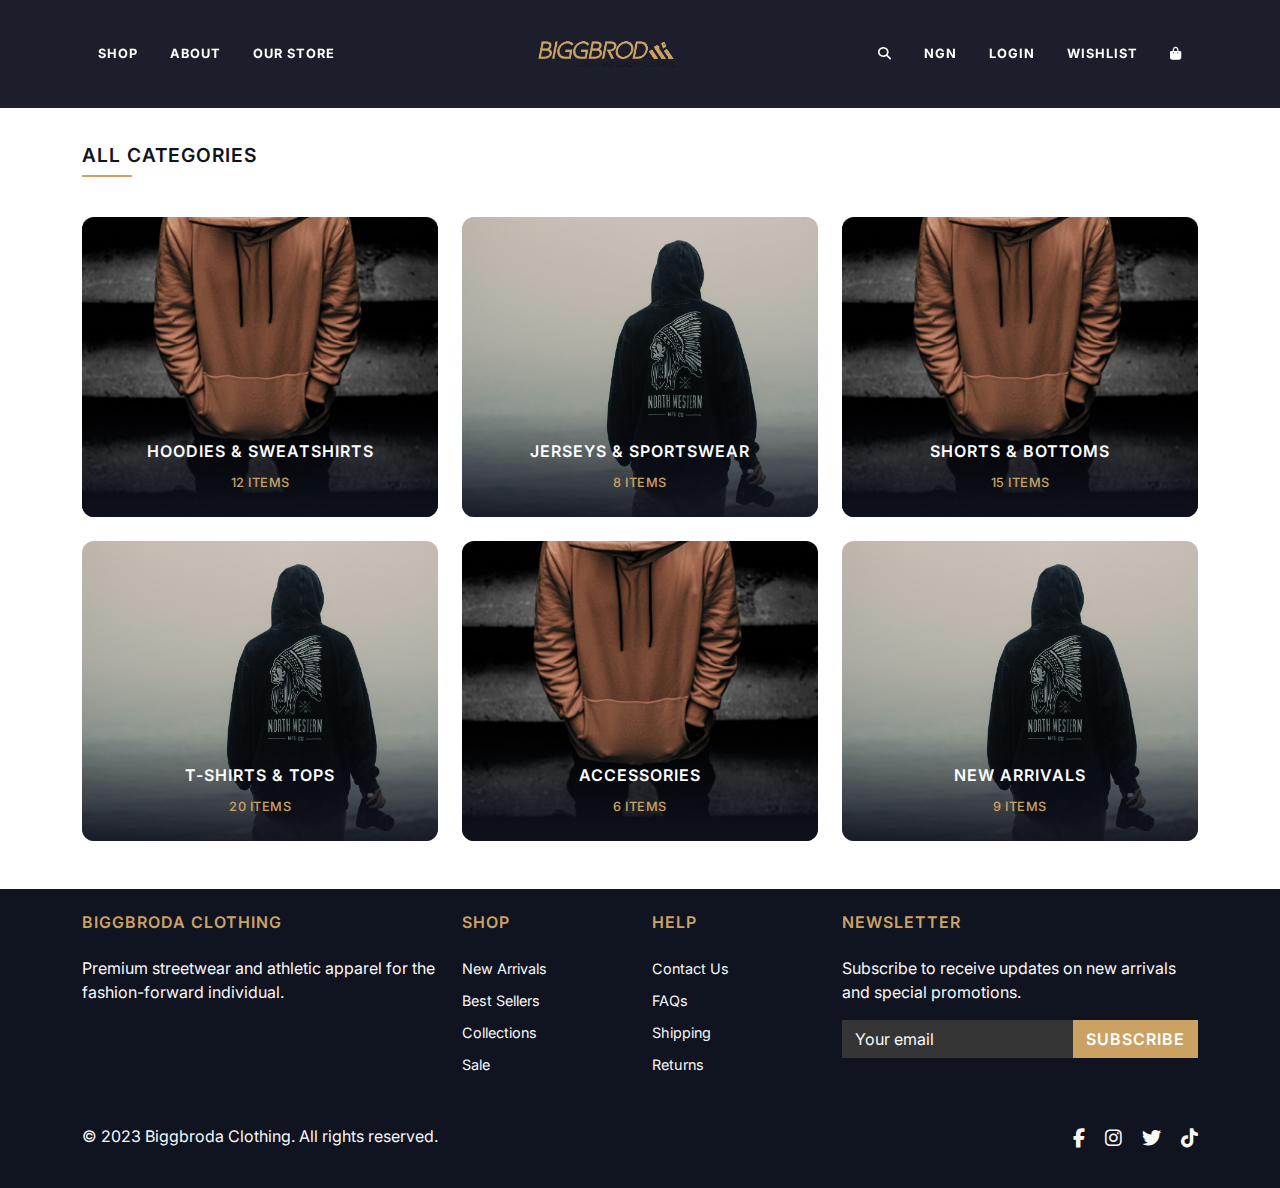
<file: screens/new screens/new screens/all_categories.html>
<!DOCTYPE html>
<html lang="en">
<head>
    <meta charset="UTF-8">
    <meta name="viewport" content="width=device-width, initial-scale=1.0">
    <title>Biggbroda Clothing</title>
    <!-- Bootstrap 5 CSS -->
    <link href="https://cdn.jsdelivr.net/npm/bootstrap@5.3.0/dist/css/bootstrap.min.css" rel="stylesheet">
    <!-- Font Awesome -->
    <link rel="stylesheet" href="https://cdnjs.cloudflare.com/ajax/libs/font-awesome/6.4.0/css/all.min.css">
    <!-- Custom CSS -->
    <link rel="stylesheet" href="styles.css">
</head>
<body>
    <!-- Search Overlay -->
    <div class="search-overlay" id="searchOverlay">
        <div class="search-container">
            <div class="search-header">
                <h2 class="search-title">Search Products</h2>
                <button class="search-close" id="searchClose">
                    <i class="fas fa-times"></i>
                </button>
            </div>
            <div class="search-input-container">
                <input type="text" class="search-input" id="searchInput" placeholder="What are you looking for?" autocomplete="off">
                <button class="search-submit">
                    <i class="fas fa-search"></i>
                </button>
            </div>
            <div class="search-suggestions">
                <div class="suggestion-category">
                    <h3>Popular Searches</h3>
                    <div class="suggestion-tags">
                        <span class="suggestion-tag">Hoodies</span>
                        <span class="suggestion-tag">Jerseys</span>
                        <span class="suggestion-tag">Shorts</span>
                        <span class="suggestion-tag">New Collection</span>
                        <span class="suggestion-tag">Sale Items</span>
                    </div>
                </div>
                <div class="suggestion-category">
                    <h3>Categories</h3>
                    <div class="suggestion-links">
                        <a href="#" class="suggestion-link">
                            <i class="fas fa-tshirt"></i>
                            <span>Clothing</span>
                        </a>
                        <a href="#" class="suggestion-link">
                            <i class="fas fa-running"></i>
                            <span>Sportswear</span>
                        </a>
                        <a href="#" class="suggestion-link">
                            <i class="fas fa-star"></i>
                            <span>New Arrivals</span>
                        </a>
                        <a href="#" class="suggestion-link">
                            <i class="fas fa-fire"></i>
                            <span>Trending</span>
                        </a>
                    </div>
                </div>
            </div>
        </div>
    </div>

    <!-- Navigation -->
    <nav class="navbar navbar-expand-lg fixed-top">
        <div class="container">
            <!-- Mobile Layout -->
            <div class="d-lg-none d-flex justify-content-between align-items-center w-100 mobile-navbar">
                <button class="navbar-toggler" type="button" data-bs-toggle="collapse" data-bs-target="#navbarNav">
                    <div class="hamburger-icon">
                        <span></span>
                        <span></span>
                        <span></span>
                    </div>
                </button>
                
                <a class="navbar-brand" href="#">
                    <img src="img/logo.png" alt="logo" class="logo" width="150" height="50">
                </a>
                
                <div class="mobile-icons">
                    <a class="nav-link search-trigger" href="#"><i class="fas fa-search"></i></a>
                    <a class="nav-link" href="#"><i class="fas fa-shopping-bag"></i></a>
                </div>
            </div>

            <!-- Desktop Layout -->
            <div class="d-none d-lg-flex justify-content-between align-items-center w-100 desktop-navbar">
                <div class="navbar-nav nav-left">
                    <a class="nav-link" href="#">SHOP</a>
                    <a class="nav-link" href="#">ABOUT</a>
                    <a class="nav-link" href="#">OUR STORE</a>
                </div>
                
                <a class="navbar-brand mx-auto" href="#">
                    <img src="img/logo.png" alt="logo" class="logo" width="150" height="50">
                </a>
                
                <div class="navbar-nav nav-right">
                    <a class="nav-link search-trigger" href="#"><i class="fas fa-search"></i></a>
                    <a class="nav-link" href="#">NGN</a>
                    <a class="nav-link" href="#">LOGIN</a>
                    <a class="nav-link" href="#">WISHLIST</a>
                    <a class="nav-link" href="#"><i class="fas fa-shopping-bag"></i></a>
                </div>
            </div>
            
            <!-- Mobile Menu Collapse -->
            <div class="collapse navbar-collapse" id="navbarNav">
                <ul class="navbar-nav mobile-nav">
                    <li class="nav-item"><a class="nav-link" href="#">SHOP</a></li>
                    <li class="nav-item"><a class="nav-link" href="#">ABOUT</a></li>
                    <li class="nav-item"><a class="nav-link" href="#">OUR STORE</a></li>
                    <li class="nav-item"><a class="nav-link" href="#">LOGIN</a></li>
                    <li class="nav-item"><a class="nav-link" href="#">WISHLIST</a></li>
                    <li class="nav-item"><a class="nav-link" href="#">NGN</a></li>
                </ul>
            </div>
        </div>
    </nav>

  <!-- Categories Section -->
   <section class="categories-section py-5 mt-5 ">
  <div class="container mt-5">
    <div class="d-flex justify-content-between align-items-center mb-4">
      <h2 class="section-title">All Categories</h2>
    </div>

    <div class="row g-4"> <!-- g-4 adds gutter between cards -->
      <div class="col-12 col-md-4">
        <div class="category-image">
          <img src="img/cat1.jpeg" class="img-fluid" alt="Hoodies & Sweatshirts" />
          <div class="category-overlay">
            <h3 class="category-name">HOODIES & SWEATSHIRTS</h3>
            <span class="category-count">12 Items</span>
          </div>
        </div>
      </div>

      <div class="col-12 col-md-4">
        <div class="category-image">
          <img src="img/cat2.jpeg" class="img-fluid" alt="Jerseys & Sportswear" />
          <div class="category-overlay">
            <h3 class="category-name">JERSEYS & SPORTSWEAR</h3>
            <span class="category-count">8 Items</span>
          </div>
        </div>
      </div>

      <div class="col-12 col-md-4">
        <div class="category-image">
          <img src="img/cat1.jpeg" class="img-fluid" alt="Shorts & Bottoms" />
          <div class="category-overlay">
            <h3 class="category-name">SHORTS & BOTTOMS</h3>
            <span class="category-count">15 Items</span>
          </div>
        </div>
      </div>

      <!-- Add the next three -->
      <div class="col-12 col-md-4">
        <div class="category-image">
          <img src="img/cat2.jpeg" class="img-fluid" alt="T-Shirts & Tops" />
          <div class="category-overlay">
            <h3 class="category-name">T-SHIRTS & TOPS</h3>
            <span class="category-count">20 Items</span>
          </div>
        </div>
      </div>

      <div class="col-12 col-md-4">
        <div class="category-image">
          <img src="img/cat1.jpeg" class="img-fluid" alt="Accessories" />
          <div class="category-overlay">
            <h3 class="category-name">ACCESSORIES</h3>
            <span class="category-count">6 Items</span>
          </div>
        </div>
      </div>

      <div class="col-12 col-md-4">
        <div class="category-image">
          <img src="img/cat2.jpeg" class="img-fluid" alt="New Arrivals" />
          <div class="category-overlay">
            <h3 class="category-name">NEW ARRIVALS</h3>
            <span class="category-count">9 Items</span>
          </div>
        </div>
      </div>
    </div>
  </div>
</section>



    <!-- Footer -->
    <footer class="footer py-4">
        <div class="container">
            <div class="row">
                <div class="col-md-4 mb-3">
                    <h3 class="footer-title">BIGGBRODA CLOTHING</h3>
                    <p>Premium streetwear and athletic apparel for the fashion-forward individual.</p>
                </div>
                <div class="col-md-2 mb-3">
                    <h3 class="footer-title">SHOP</h3>
                    <ul class="footer-links">
                        <li><a href="#">New Arrivals</a></li>
                        <li><a href="#">Best Sellers</a></li>
                        <li><a href="#">Collections</a></li>
                        <li><a href="#">Sale</a></li>
                    </ul>
                </div>
                <div class="col-md-2 mb-3">
                    <h3 class="footer-title">HELP</h3>
                    <ul class="footer-links">
                        <li><a href="contact.html">Contact Us</a></li>
                        <li><a href="faq.html">FAQs</a></li>
                        <li><a href="#">Shipping</a></li>
                        <li><a href="#">Returns</a></li>
                    </ul>
                </div>
                <div class="col-md-4 mb-3">
                    <h3 class="footer-title">NEWSLETTER</h3>
                    <p>Subscribe to receive updates on new arrivals and special promotions.</p>
                    <form class="newsletter-form">
                        <div class="input-group">
                            <input type="email" class="form-control" placeholder="Your email">
                            <button class="btn btn-dark" type="submit">SUBSCRIBE</button>
                        </div>
                    </form>
                </div>
            </div>
            <div class="row mt-4">
                <div class="col-md-6">
                    <p>&copy; 2023 Biggbroda Clothing. All rights reserved.</p>
                </div>
                <div class="col-md-6 text-md-end">
                    <div class="social-icons">
                        <a href="#"><i class="fab fa-facebook-f"></i></a>
                        <a href="#"><i class="fab fa-instagram"></i></a>
                        <a href="#"><i class="fab fa-twitter"></i></a>
                        <a href="#"><i class="fab fa-tiktok"></i></a>
                    </div>
                </div>
            </div>
        </div>
    </footer>

    <!-- Bootstrap 5 JS Bundle with Popper -->
    <script src="https://cdn.jsdelivr.net/npm/bootstrap@5.3.0/dist/js/bootstrap.bundle.min.js"></script>
    <!-- Custom JS -->
    <script src="script.js"></script>
    <script>
        // Add custom styles for product overlays
        const style = document.createElement('style');
        style.textContent = `
            .product-overlay {
                position: absolute;
                top: 0;
                left: 0;
                right: 0;
                bottom: 0;
                background: rgba(16, 19, 32, 0.8);
                display: flex;
                align-items: center;
                justify-content: center;
                gap: 0.5rem;
                opacity: 0;
                transition: opacity 0.3s ease;
            }
            
            .form-check-input:checked {
                background-color: #cca264;
                border-color: #cca264;
            }
            
            .form-check-input:focus {
                border-color: #cca264;
                box-shadow: 0 0 0 0.25rem rgba(204, 162, 100, 0.25);
            }
            
            .btn-check:checked + .btn {
                background-color: #cca264;
                border-color: #cca264;
                color: white;
            }
            
            .list-view .product-card {
                display: flex;
                align-items: center;
            }
            
            .list-view .product-image {
                width: 200px;
                flex-shrink: 0;
                margin-right: 1rem;
                margin-bottom: 0;
            }
            
            .list-view .product-info {
                flex-grow: 1;
            }
        `;
        document.head.appendChild(style);
    </script>
</body>
</html>
</file>
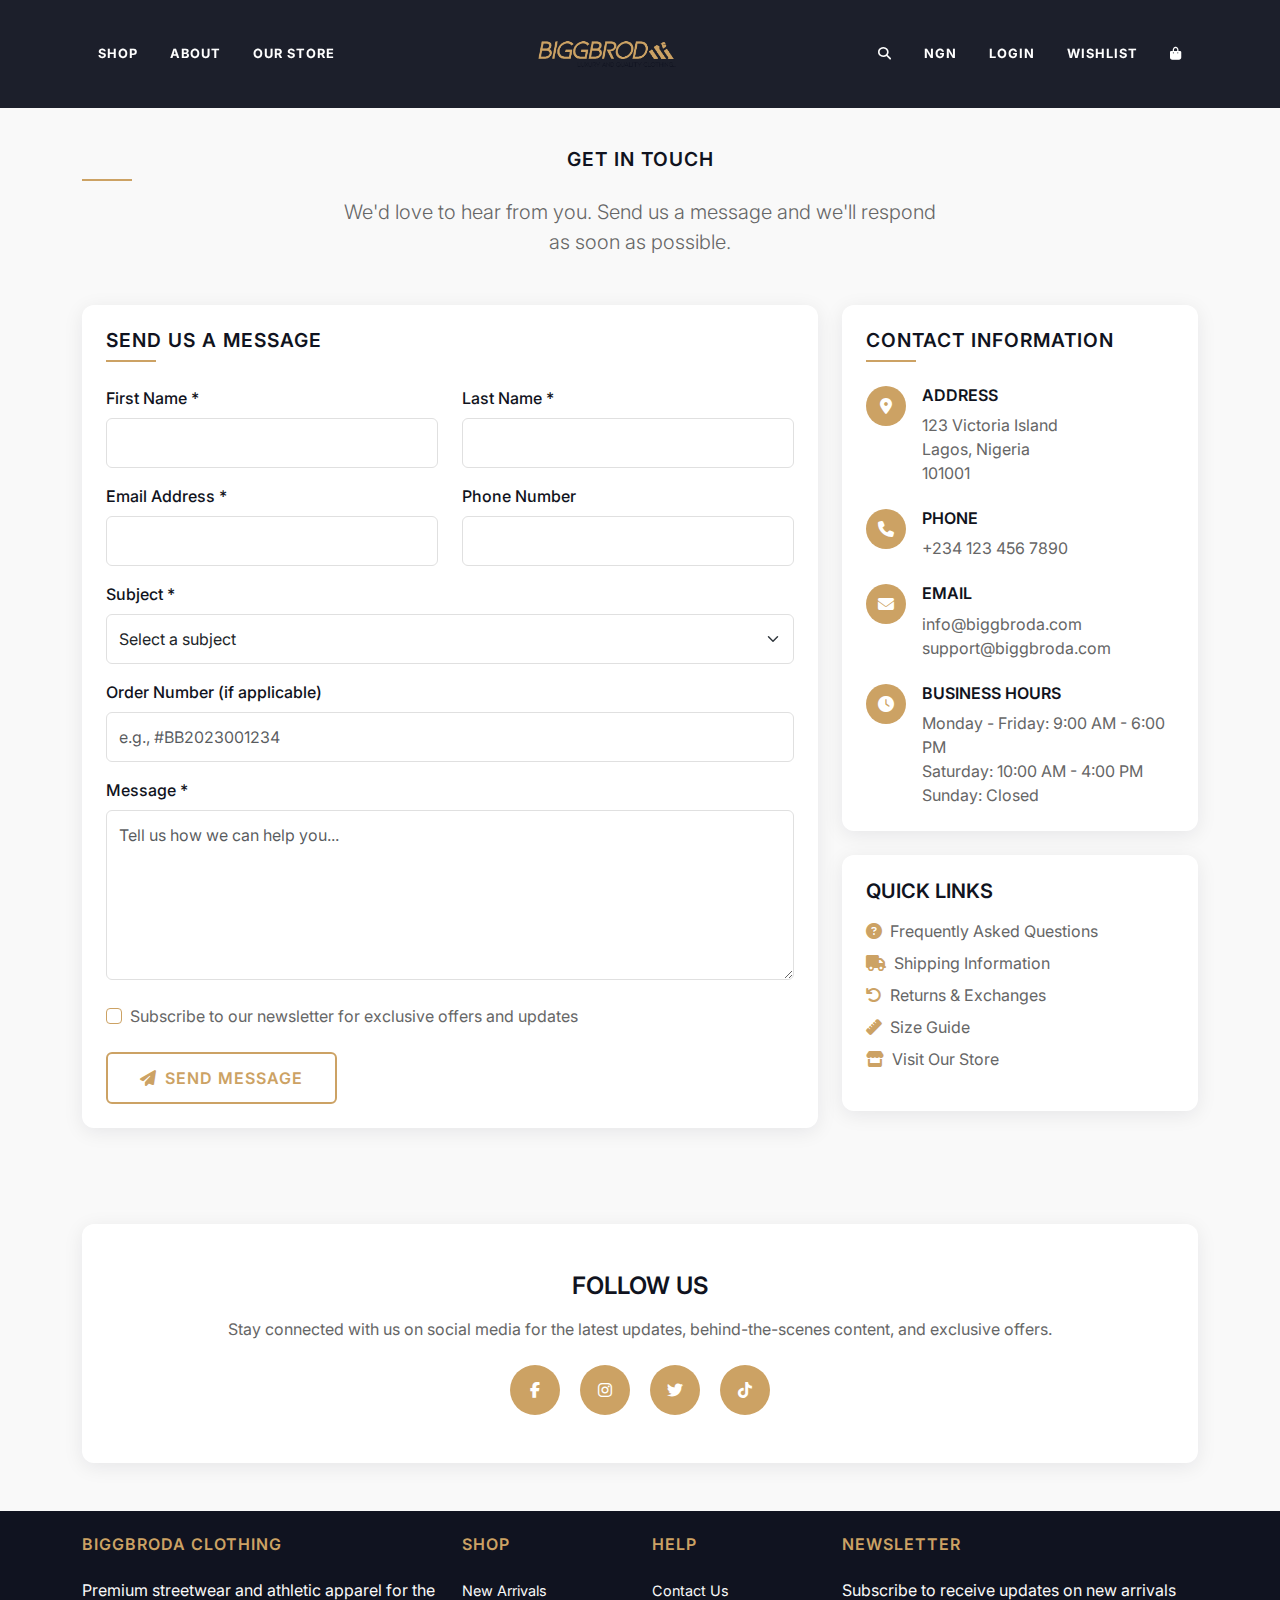
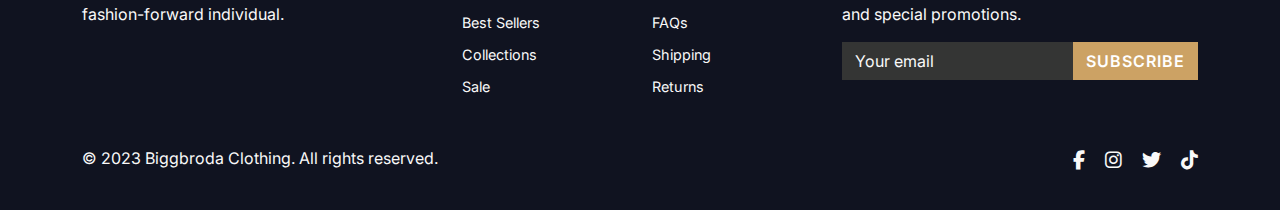
<file: screens/new screens/new screens/contact.html>
<!DOCTYPE html>
<html lang="en">
<head>
    <meta charset="UTF-8">
    <meta name="viewport" content="width=device-width, initial-scale=1.0">
    <title>Biggbroda Clothing</title>
    <!-- Bootstrap 5 CSS -->
    <link href="https://cdn.jsdelivr.net/npm/bootstrap@5.3.0/dist/css/bootstrap.min.css" rel="stylesheet">
    <!-- Font Awesome -->
    <link rel="stylesheet" href="https://cdnjs.cloudflare.com/ajax/libs/font-awesome/6.4.0/css/all.min.css">
    <!-- Custom CSS -->
    <link rel="stylesheet" href="styles.css">
</head>
<body>
    <!-- Search Overlay -->
    <div class="search-overlay" id="searchOverlay">
        <div class="search-container">
            <div class="search-header">
                <h2 class="search-title">Search Products</h2>
                <button class="search-close" id="searchClose">
                    <i class="fas fa-times"></i>
                </button>
            </div>
            <div class="search-input-container">
                <input type="text" class="search-input" id="searchInput" placeholder="What are you looking for?" autocomplete="off">
                <button class="search-submit">
                    <i class="fas fa-search"></i>
                </button>
            </div>
            <div class="search-suggestions">
                <div class="suggestion-category">
                    <h3>Popular Searches</h3>
                    <div class="suggestion-tags">
                        <span class="suggestion-tag">Hoodies</span>
                        <span class="suggestion-tag">Jerseys</span>
                        <span class="suggestion-tag">Shorts</span>
                        <span class="suggestion-tag">New Collection</span>
                        <span class="suggestion-tag">Sale Items</span>
                    </div>
                </div>
                <div class="suggestion-category">
                    <h3>Categories</h3>
                    <div class="suggestion-links">
                        <a href="#" class="suggestion-link">
                            <i class="fas fa-tshirt"></i>
                            <span>Clothing</span>
                        </a>
                        <a href="#" class="suggestion-link">
                            <i class="fas fa-running"></i>
                            <span>Sportswear</span>
                        </a>
                        <a href="#" class="suggestion-link">
                            <i class="fas fa-star"></i>
                            <span>New Arrivals</span>
                        </a>
                        <a href="#" class="suggestion-link">
                            <i class="fas fa-fire"></i>
                            <span>Trending</span>
                        </a>
                    </div>
                </div>
            </div>
        </div>
    </div>

    <!-- Navigation -->
    <nav class="navbar navbar-expand-lg fixed-top">
        <div class="container">
            <!-- Mobile Layout -->
            <div class="d-lg-none d-flex justify-content-between align-items-center w-100 mobile-navbar">
                <button class="navbar-toggler" type="button" data-bs-toggle="collapse" data-bs-target="#navbarNav">
                    <div class="hamburger-icon">
                        <span></span>
                        <span></span>
                        <span></span>
                    </div>
                </button>
                
                <a class="navbar-brand" href="#">
                    <img src="img/logo.png" alt="logo" class="logo" width="150" height="50">
                </a>
                
                <div class="mobile-icons">
                    <a class="nav-link search-trigger" href="#"><i class="fas fa-search"></i></a>
                    <a class="nav-link" href="#"><i class="fas fa-shopping-bag"></i></a>
                </div>
            </div>

            <!-- Desktop Layout -->
            <div class="d-none d-lg-flex justify-content-between align-items-center w-100 desktop-navbar">
                <div class="navbar-nav nav-left">
                    <a class="nav-link" href="#">SHOP</a>
                    <a class="nav-link" href="#">ABOUT</a>
                    <a class="nav-link" href="#">OUR STORE</a>
                </div>
                
                <a class="navbar-brand mx-auto" href="#">
                    <img src="img/logo.png" alt="logo" class="logo" width="150" height="50">
                </a>
                
                <div class="navbar-nav nav-right">
                    <a class="nav-link search-trigger" href="#"><i class="fas fa-search"></i></a>
                    <a class="nav-link" href="#">NGN</a>
                    <a class="nav-link" href="#">LOGIN</a>
                    <a class="nav-link" href="#">WISHLIST</a>
                    <a class="nav-link" href="#"><i class="fas fa-shopping-bag"></i></a>
                </div>
            </div>
            
            <!-- Mobile Menu Collapse -->
            <div class="collapse navbar-collapse" id="navbarNav">
                <ul class="navbar-nav mobile-nav">
                    <li class="nav-item"><a class="nav-link" href="#">SHOP</a></li>
                    <li class="nav-item"><a class="nav-link" href="#">ABOUT</a></li>
                    <li class="nav-item"><a class="nav-link" href="#">OUR STORE</a></li>
                    <li class="nav-item"><a class="nav-link" href="#">LOGIN</a></li>
                    <li class="nav-item"><a class="nav-link" href="#">WISHLIST</a></li>
                    <li class="nav-item"><a class="nav-link" href="#">NGN</a></li>
                </ul>
            </div>
        </div>
    </nav>

    <!-- Contact Section -->
    <section class="contact-section py-5" style="margin-top: 100px;">
        <div class="container">
            <div class="row">
                <div class="col-12 text-center mb-5">
                    <h1 class="section-title mb-3">GET IN TOUCH</h1>
                    <p class="lead" style="color: #666; max-width: 600px; margin: 0 auto;">We'd love to hear from you. Send us a message and we'll respond as soon as possible.</p>
                </div>
            </div>

            <div class="row">
                <!-- Contact Form -->
                <div class="col-lg-8 mb-5">
                    <div class="contact-form-card p-4" style="background: white; border-radius: 12px; box-shadow: 0 4px 20px rgba(16, 19, 32, 0.08);">
                        <h3 class="section-title mb-4">SEND US A MESSAGE</h3>
                        <form id="contactForm">
                            <div class="row">
                                <div class="col-md-6 mb-3">
                                    <label for="firstName" class="form-label" style="color: #101320; font-weight: 500;">First Name *</label>
                                    <input type="text" class="form-control" id="firstName" required style="border-color: #e0e0e0; padding: 0.75rem;">
                                </div>
                                <div class="col-md-6 mb-3">
                                    <label for="lastName" class="form-label" style="color: #101320; font-weight: 500;">Last Name *</label>
                                    <input type="text" class="form-control" id="lastName" required style="border-color: #e0e0e0; padding: 0.75rem;">
                                </div>
                            </div>
                            
                            <div class="row">
                                <div class="col-md-6 mb-3">
                                    <label for="email" class="form-label" style="color: #101320; font-weight: 500;">Email Address *</label>
                                    <input type="email" class="form-control" id="email" required style="border-color: #e0e0e0; padding: 0.75rem;">
                                </div>
                                <div class="col-md-6 mb-3">
                                    <label for="phone" class="form-label" style="color: #101320; font-weight: 500;">Phone Number</label>
                                    <input type="tel" class="form-control" id="phone" style="border-color: #e0e0e0; padding: 0.75rem;">
                                </div>
                            </div>

                            <div class="mb-3">
                                <label for="subject" class="form-label" style="color: #101320; font-weight: 500;">Subject *</label>
                                <select class="form-select" id="subject" required style="border-color: #e0e0e0; padding: 0.75rem;">
                                    <option value="">Select a subject</option>
                                    <option value="general">General Inquiry</option>
                                    <option value="order">Order Support</option>
                                    <option value="returns">Returns & Exchanges</option>
                                    <option value="sizing">Sizing Help</option>
                                    <option value="wholesale">Wholesale Inquiry</option>
                                    <option value="press">Press & Media</option>
                                    <option value="other">Other</option>
                                </select>
                            </div>

                            <div class="mb-3">
                                <label for="orderNumber" class="form-label" style="color: #101320; font-weight: 500;">Order Number (if applicable)</label>
                                <input type="text" class="form-control" id="orderNumber" placeholder="e.g., #BB2023001234" style="border-color: #e0e0e0; padding: 0.75rem;">
                            </div>

                            <div class="mb-4">
                                <label for="message" class="form-label" style="color: #101320; font-weight: 500;">Message *</label>
                                <textarea class="form-control" id="message" rows="6" required placeholder="Tell us how we can help you..." style="border-color: #e0e0e0; padding: 0.75rem; resize: vertical;"></textarea>
                            </div>

                            <div class="mb-4">
                                <div class="form-check">
                                    <input class="form-check-input" type="checkbox" id="newsletter" style="border-color: #cca264;">
                                    <label class="form-check-label" for="newsletter" style="color: #666;">
                                        Subscribe to our newsletter for exclusive offers and updates
                                    </label>
                                </div>
                            </div>

                            <button type="submit" class="btn btn-outline-light">
                                <i class="fas fa-paper-plane me-2"></i>SEND MESSAGE
                            </button>
                        </form>
                    </div>
                </div>

                <!-- Contact Information -->
                <div class="col-lg-4">
                    <div class="contact-info-card p-4 mb-4" style="background: white; border-radius: 12px; box-shadow: 0 4px 20px rgba(16, 19, 32, 0.08);">
                        <h4 class="section-title mb-4">CONTACT INFORMATION</h4>
                        
                        <div class="contact-item d-flex align-items-start mb-4">
                            <div class="contact-icon me-3" style="width: 40px; height: 40px; background: #cca264; border-radius: 50%; display: flex; align-items: center; justify-content: center; flex-shrink: 0;">
                                <i class="fas fa-map-marker-alt" style="color: white;"></i>
                            </div>
                            <div>
                                <h6 style="color: #101320; font-weight: 600; margin-bottom: 0.5rem;">ADDRESS</h6>
                                <p style="color: #666; margin: 0; line-height: 1.5;">
                                    123 Victoria Island<br>
                                    Lagos, Nigeria<br>
                                    101001
                                </p>
                            </div>
                        </div>

                        <div class="contact-item d-flex align-items-start mb-4">
                            <div class="contact-icon me-3" style="width: 40px; height: 40px; background: #cca264; border-radius: 50%; display: flex; align-items: center; justify-content: center; flex-shrink: 0;">
                                <i class="fas fa-phone" style="color: white;"></i>
                            </div>
                            <div>
                                <h6 style="color: #101320; font-weight: 600; margin-bottom: 0.5rem;">PHONE</h6>
                                <p style="color: #666; margin: 0;">
                                    <a href="tel:+2341234567890" style="color: #666; text-decoration: none;">+234 123 456 7890</a>
                                </p>
                            </div>
                        </div>

                        <div class="contact-item d-flex align-items-start mb-4">
                            <div class="contact-icon me-3" style="width: 40px; height: 40px; background: #cca264; border-radius: 50%; display: flex; align-items: center; justify-content: center; flex-shrink: 0;">
                                <i class="fas fa-envelope" style="color: white;"></i>
                            </div>
                            <div>
                                <h6 style="color: #101320; font-weight: 600; margin-bottom: 0.5rem;">EMAIL</h6>
                                <p style="color: #666; margin: 0;">
                                    <a href="mailto:info@biggbroda.com" style="color: #666; text-decoration: none;">info@biggbroda.com</a><br>
                                    <a href="mailto:support@biggbroda.com" style="color: #666; text-decoration: none;">support@biggbroda.com</a>
                                </p>
                            </div>
                        </div>

                        <div class="contact-item d-flex align-items-start">
                            <div class="contact-icon me-3" style="width: 40px; height: 40px; background: #cca264; border-radius: 50%; display: flex; align-items: center; justify-content: center; flex-shrink: 0;">
                                <i class="fas fa-clock" style="color: white;"></i>
                            </div>
                            <div>
                                <h6 style="color: #101320; font-weight: 600; margin-bottom: 0.5rem;">BUSINESS HOURS</h6>
                                <p style="color: #666; margin: 0; line-height: 1.5;">
                                    Monday - Friday: 9:00 AM - 6:00 PM<br>
                                    Saturday: 10:00 AM - 4:00 PM<br>
                                    Sunday: Closed
                                </p>
                            </div>
                        </div>
                    </div>

                    <!-- Quick Links -->
                    <div class="quick-links-card p-4" style="background: white; border-radius: 12px; box-shadow: 0 4px 20px rgba(16, 19, 32, 0.08);">
                        <h5 class="mb-3" style="color: #101320; font-weight: 600;">QUICK LINKS</h5>
                        <ul class="list-unstyled">
                            <li class="mb-2">
                                <a href="faq.html" style="color: #666; text-decoration: none; display: flex; align-items: center;">
                                    <i class="fas fa-question-circle me-2" style="color: #cca264;"></i>
                                    Frequently Asked Questions
                                </a>
                            </li>
                            <li class="mb-2">
                                <a href="#" style="color: #666; text-decoration: none; display: flex; align-items: center;">
                                    <i class="fas fa-truck me-2" style="color: #cca264;"></i>
                                    Shipping Information
                                </a>
                            </li>
                            <li class="mb-2">
                                <a href="#" style="color: #666; text-decoration: none; display: flex; align-items: center;">
                                    <i class="fas fa-undo me-2" style="color: #cca264;"></i>
                                    Returns & Exchanges
                                </a>
                            </li>
                            <li class="mb-2">
                                <a href="#" style="color: #666; text-decoration: none; display: flex; align-items: center;">
                                    <i class="fas fa-ruler me-2" style="color: #cca264;"></i>
                                    Size Guide
                                </a>
                            </li>
                            <li>
                                <a href="our-store.html" style="color: #666; text-decoration: none; display: flex; align-items: center;">
                                    <i class="fas fa-store me-2" style="color: #cca264;"></i>
                                    Visit Our Store
                                </a>
                            </li>
                        </ul>
                    </div>
                </div>
            </div>

            <!-- Social Media -->
            <div class="row mt-5">
                <div class="col-12">
                    <div class="social-section text-center p-5" style="background: white; border-radius: 12px; box-shadow: 0 4px 20px rgba(16, 19, 32, 0.08);">
                        <h4 class="mb-3" style="color: #101320; font-weight: 600;">FOLLOW US</h4>
                        <p class="mb-4" style="color: #666;">Stay connected with us on social media for the latest updates, behind-the-scenes content, and exclusive offers.</p>
                        <div class="social-links">
                            <a href="#" class="social-link me-3" style="display: inline-block; width: 50px; height: 50px; background: #cca264; border-radius: 50%; color: white; text-decoration: none; line-height: 50px; transition: all 0.3s ease;">
                                <i class="fab fa-facebook-f"></i>
                            </a>
                            <a href="#" class="social-link me-3" style="display: inline-block; width: 50px; height: 50px; background: #cca264; border-radius: 50%; color: white; text-decoration: none; line-height: 50px; transition: all 0.3s ease;">
                                <i class="fab fa-instagram"></i>
                            </a>
                            <a href="#" class="social-link me-3" style="display: inline-block; width: 50px; height: 50px; background: #cca264; border-radius: 50%; color: white; text-decoration: none; line-height: 50px; transition: all 0.3s ease;">
                                <i class="fab fa-twitter"></i>
                            </a>
                            <a href="#" class="social-link" style="display: inline-block; width: 50px; height: 50px; background: #cca264; border-radius: 50%; color: white; text-decoration: none; line-height: 50px; transition: all 0.3s ease;">
                                <i class="fab fa-tiktok"></i>
                            </a>
                        </div>
                    </div>
                </div>
            </div>
        </div>
    </section>

    <!-- Footer -->
    <footer class="footer py-4">
        <div class="container">
            <div class="row">
                <div class="col-md-4 mb-3">
                    <h3 class="footer-title">BIGGBRODA CLOTHING</h3>
                    <p>Premium streetwear and athletic apparel for the fashion-forward individual.</p>
                </div>
                <div class="col-md-2 mb-3">
                    <h3 class="footer-title">SHOP</h3>
                    <ul class="footer-links">
                        <li><a href="#">New Arrivals</a></li>
                        <li><a href="#">Best Sellers</a></li>
                        <li><a href="#">Collections</a></li>
                        <li><a href="#">Sale</a></li>
                    </ul>
                </div>
                <div class="col-md-2 mb-3">
                    <h3 class="footer-title">HELP</h3>
                    <ul class="footer-links">
                        <li><a href="contact.html">Contact Us</a></li>
                        <li><a href="faq.html">FAQs</a></li>
                        <li><a href="#">Shipping</a></li>
                        <li><a href="#">Returns</a></li>
                    </ul>
                </div>
                <div class="col-md-4 mb-3">
                    <h3 class="footer-title">NEWSLETTER</h3>
                    <p>Subscribe to receive updates on new arrivals and special promotions.</p>
                    <form class="newsletter-form">
                        <div class="input-group">
                            <input type="email" class="form-control" placeholder="Your email">
                            <button class="btn btn-dark" type="submit">SUBSCRIBE</button>
                        </div>
                    </form>
                </div>
            </div>
            <div class="row mt-4">
                <div class="col-md-6">
                    <p>&copy; 2023 Biggbroda Clothing. All rights reserved.</p>
                </div>
                <div class="col-md-6 text-md-end">
                    <div class="social-icons">
                        <a href="#"><i class="fab fa-facebook-f"></i></a>
                        <a href="#"><i class="fab fa-instagram"></i></a>
                        <a href="#"><i class="fab fa-twitter"></i></a>
                        <a href="#"><i class="fab fa-tiktok"></i></a>
                    </div>
                </div>
            </div>
        </div>
    </footer>

    <!-- Bootstrap 5 JS Bundle with Popper -->
    <script src="https://cdn.jsdelivr.net/npm/bootstrap@5.3.0/dist/js/bootstrap.bundle.min.js"></script>
    <!-- Custom JS -->
    <script src="script.js"></script>
    <script>
        // Contact form functionality
        document.getElementById('contactForm').addEventListener('submit', function(e) {
            e.preventDefault();
            
            const firstName = document.getElementById('firstName').value;
            const lastName = document.getElementById('lastName').value;
            const email = document.getElementById('email').value;
            const subject = document.getElementById('subject').value;
            const message = document.getElementById('message').value;
            
            // Basic validation
            if (!firstName || !lastName || !email || !subject || !message) {
                alert('Please fill in all required fields');
                return;
            }
            
            // Show loading state
            const submitButton = document.querySelector('button[type="submit"]');
            const originalText = submitButton.innerHTML;
            submitButton.innerHTML = '<i class="fas fa-spinner fa-spin me-2"></i>SENDING...';
            submitButton.disabled = true;
            
            // Simulate form submission
            setTimeout(() => {
                alert('Thank you for your message! We\'ll get back to you within 24 hours.');
                document.getElementById('contactForm').reset();
                submitButton.innerHTML = originalText;
                submitButton.disabled = false;
            }, 2000);
        });

        // Social link hover effects
        document.querySelectorAll('.social-link').forEach(link => {
            link.addEventListener('mouseenter', function() {
                this.style.transform = 'scale(1.1)';
                this.style.background = '#b8956b';
            });
            
            link.addEventListener('mouseleave', function() {
                this.style.transform = 'scale(1)';
                this.style.background = '#cca264';
            });
        });

        // Add focus styling
        const style = document.createElement('style');
        style.textContent = `
            .form-control:focus, .form-select:focus {
                border-color: #cca264;
                box-shadow: 0 0 0 0.25rem rgba(204, 162, 100, 0.25);
            }
            
            .form-check-input:checked {
                background-color: #cca264;
                border-color: #cca264;
            }
            
            .form-check-input:focus {
                border-color: #cca264;
                box-shadow: 0 0 0 0.25rem rgba(204, 162, 100, 0.25);
            }
        `;
        document.head.appendChild(style);
    </script>
</body>
</html>
</file>
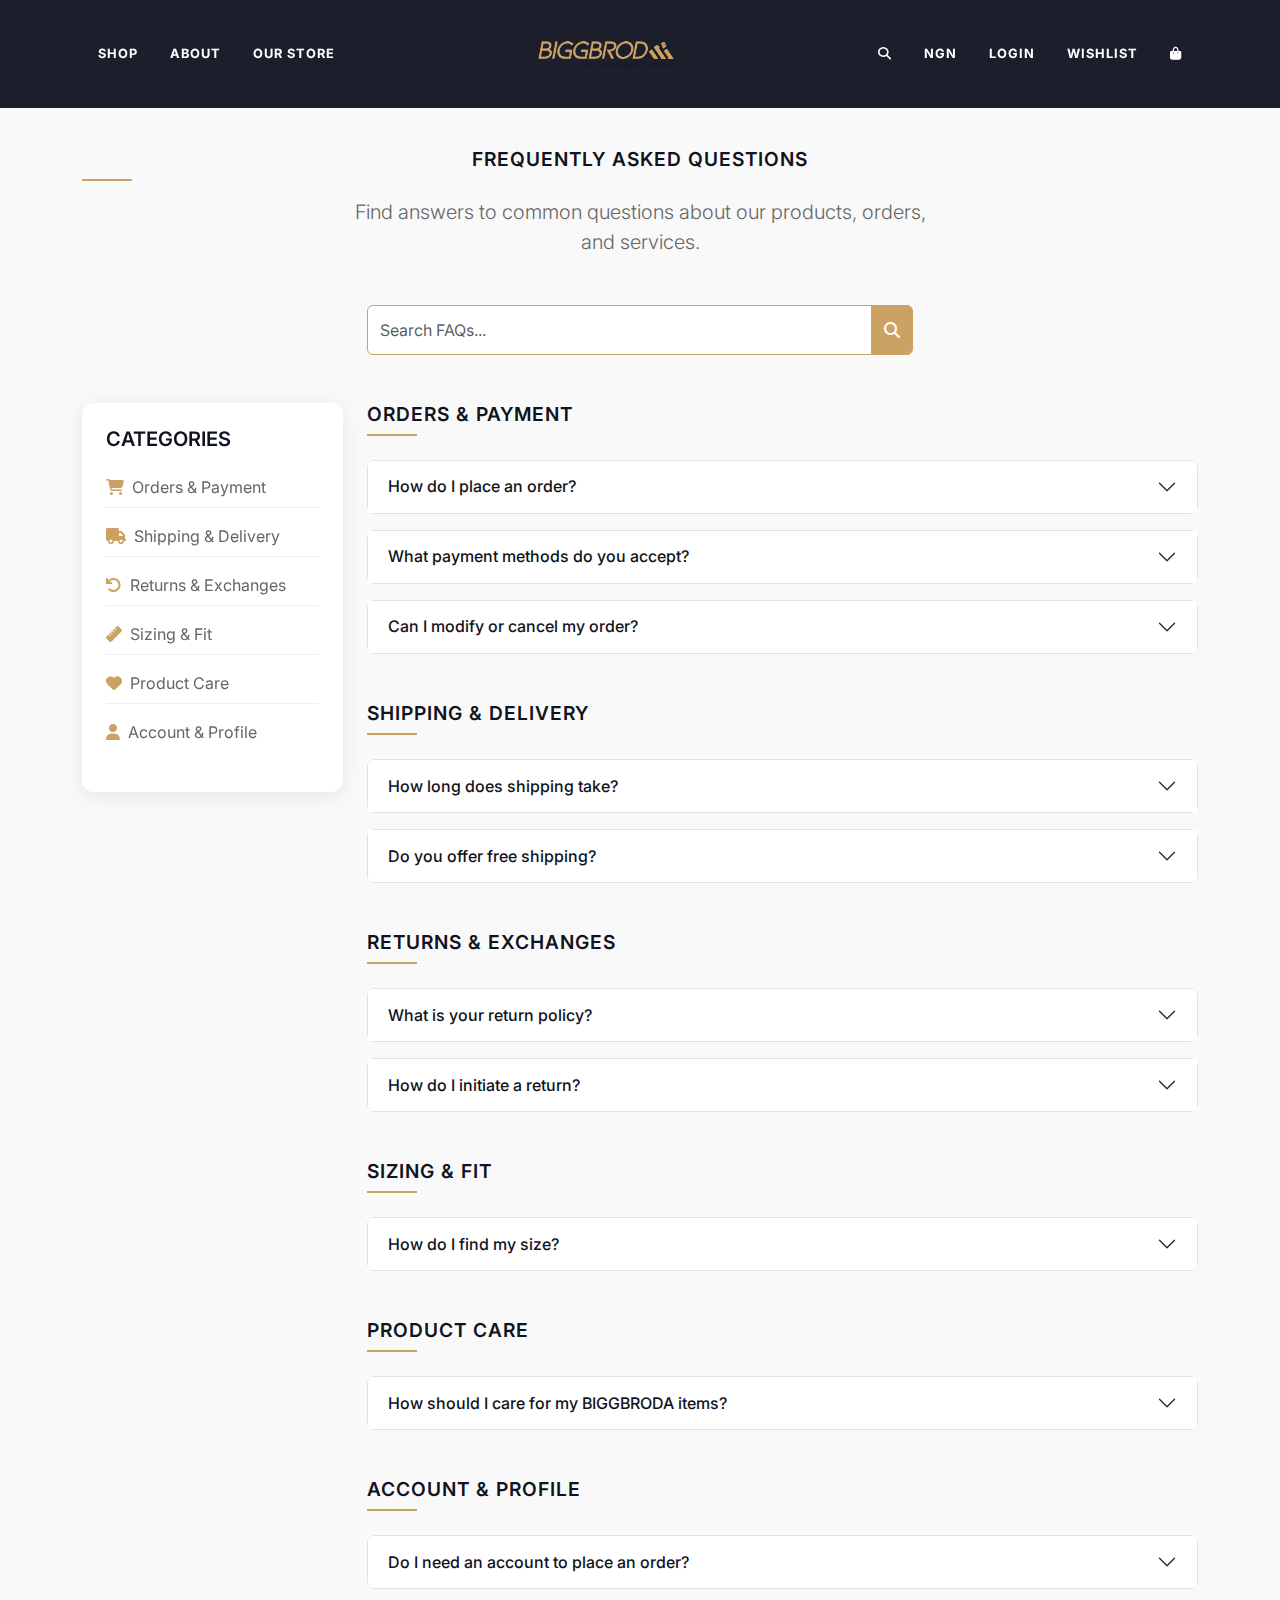
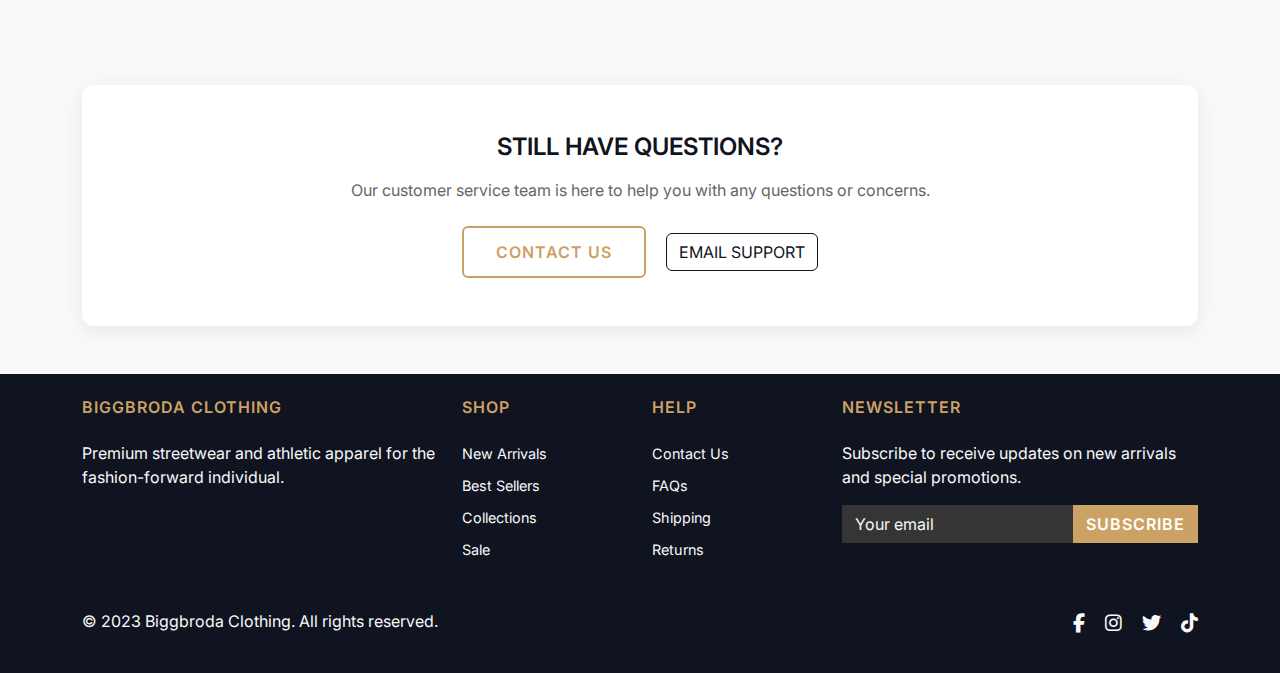
<file: screens/new screens/new screens/faq.html>
<!DOCTYPE html>
<html lang="en">
<head>
    <meta charset="UTF-8">
    <meta name="viewport" content="width=device-width, initial-scale=1.0">
    <title>Biggbroda Clothing</title>
    <!-- Bootstrap 5 CSS -->
    <link href="https://cdn.jsdelivr.net/npm/bootstrap@5.3.0/dist/css/bootstrap.min.css" rel="stylesheet">
    <!-- Font Awesome -->
    <link rel="stylesheet" href="https://cdnjs.cloudflare.com/ajax/libs/font-awesome/6.4.0/css/all.min.css">
    <!-- Custom CSS -->
    <link rel="stylesheet" href="styles.css">
</head>
<body>
    <!-- Search Overlay -->
    <div class="search-overlay" id="searchOverlay">
        <div class="search-container">
            <div class="search-header">
                <h2 class="search-title">Search Products</h2>
                <button class="search-close" id="searchClose">
                    <i class="fas fa-times"></i>
                </button>
            </div>
            <div class="search-input-container">
                <input type="text" class="search-input" id="searchInput" placeholder="What are you looking for?" autocomplete="off">
                <button class="search-submit">
                    <i class="fas fa-search"></i>
                </button>
            </div>
            <div class="search-suggestions">
                <div class="suggestion-category">
                    <h3>Popular Searches</h3>
                    <div class="suggestion-tags">
                        <span class="suggestion-tag">Hoodies</span>
                        <span class="suggestion-tag">Jerseys</span>
                        <span class="suggestion-tag">Shorts</span>
                        <span class="suggestion-tag">New Collection</span>
                        <span class="suggestion-tag">Sale Items</span>
                    </div>
                </div>
                <div class="suggestion-category">
                    <h3>Categories</h3>
                    <div class="suggestion-links">
                        <a href="#" class="suggestion-link">
                            <i class="fas fa-tshirt"></i>
                            <span>Clothing</span>
                        </a>
                        <a href="#" class="suggestion-link">
                            <i class="fas fa-running"></i>
                            <span>Sportswear</span>
                        </a>
                        <a href="#" class="suggestion-link">
                            <i class="fas fa-star"></i>
                            <span>New Arrivals</span>
                        </a>
                        <a href="#" class="suggestion-link">
                            <i class="fas fa-fire"></i>
                            <span>Trending</span>
                        </a>
                    </div>
                </div>
            </div>
        </div>
    </div>

    <!-- Navigation -->
    <nav class="navbar navbar-expand-lg fixed-top">
        <div class="container">
            <!-- Mobile Layout -->
            <div class="d-lg-none d-flex justify-content-between align-items-center w-100 mobile-navbar">
                <button class="navbar-toggler" type="button" data-bs-toggle="collapse" data-bs-target="#navbarNav">
                    <div class="hamburger-icon">
                        <span></span>
                        <span></span>
                        <span></span>
                    </div>
                </button>
                
                <a class="navbar-brand" href="#">
                    <img src="img/logo.png" alt="logo" class="logo" width="150" height="50">
                </a>
                
                <div class="mobile-icons">
                    <a class="nav-link search-trigger" href="#"><i class="fas fa-search"></i></a>
                    <a class="nav-link" href="#"><i class="fas fa-shopping-bag"></i></a>
                </div>
            </div>

            <!-- Desktop Layout -->
            <div class="d-none d-lg-flex justify-content-between align-items-center w-100 desktop-navbar">
                <div class="navbar-nav nav-left">
                    <a class="nav-link" href="#">SHOP</a>
                    <a class="nav-link" href="#">ABOUT</a>
                    <a class="nav-link" href="#">OUR STORE</a>
                </div>
                
                <a class="navbar-brand mx-auto" href="#">
                    <img src="img/logo.png" alt="logo" class="logo" width="150" height="50">
                </a>
                
                <div class="navbar-nav nav-right">
                    <a class="nav-link search-trigger" href="#"><i class="fas fa-search"></i></a>
                    <a class="nav-link" href="#">NGN</a>
                    <a class="nav-link" href="#">LOGIN</a>
                    <a class="nav-link" href="#">WISHLIST</a>
                    <a class="nav-link" href="#"><i class="fas fa-shopping-bag"></i></a>
                </div>
            </div>
            
            <!-- Mobile Menu Collapse -->
            <div class="collapse navbar-collapse" id="navbarNav">
                <ul class="navbar-nav mobile-nav">
                    <li class="nav-item"><a class="nav-link" href="#">SHOP</a></li>
                    <li class="nav-item"><a class="nav-link" href="#">ABOUT</a></li>
                    <li class="nav-item"><a class="nav-link" href="#">OUR STORE</a></li>
                    <li class="nav-item"><a class="nav-link" href="#">LOGIN</a></li>
                    <li class="nav-item"><a class="nav-link" href="#">WISHLIST</a></li>
                    <li class="nav-item"><a class="nav-link" href="#">NGN</a></li>
                </ul>
            </div>
        </div>
    </nav>

    <!-- FAQ Section -->
    <section class="faq-section py-5" style="margin-top: 100px;">
        <div class="container">
            <div class="row">
                <div class="col-12 text-center mb-5">
                    <h1 class="section-title mb-3">FREQUENTLY ASKED QUESTIONS</h1>
                    <p class="lead" style="color: #666; max-width: 600px; margin: 0 auto;">Find answers to common questions about our products, orders, and services.</p>
                </div>
            </div>

            <!-- FAQ Search -->
            <div class="row mb-5">
                <div class="col-lg-6 mx-auto">
                    <div class="faq-search">
                        <div class="input-group">
                            <input type="text" class="form-control" id="faqSearch" placeholder="Search FAQs..." style="border-color: #cca264; padding: 0.75rem;">
                            <button class="btn" type="button" style="background: #cca264; color: white; border-color: #cca264;">
                                <i class="fas fa-search"></i>
                            </button>
                        </div>
                    </div>
                </div>
            </div>

            <div class="row">
                <!-- FAQ Categories -->
                <div class="col-lg-3 mb-4">
                    <div class="faq-categories" style="background: white; border-radius: 12px; padding: 1.5rem; box-shadow: 0 4px 20px rgba(16, 19, 32, 0.08); position: sticky; top: 120px;">
                        <h5 class="mb-3" style="color: #101320; font-weight: 600;">CATEGORIES</h5>
                        <ul class="list-unstyled">
                            <li class="mb-2">
                                <a href="#orders" class="faq-category-link" style="color: #666; text-decoration: none; display: block; padding: 0.5rem 0; border-bottom: 1px solid #eee;">
                                    <i class="fas fa-shopping-cart me-2" style="color: #cca264;"></i>Orders & Payment
                                </a>
                            </li>
                            <li class="mb-2">
                                <a href="#shipping" class="faq-category-link" style="color: #666; text-decoration: none; display: block; padding: 0.5rem 0; border-bottom: 1px solid #eee;">
                                    <i class="fas fa-truck me-2" style="color: #cca264;"></i>Shipping & Delivery
                                </a>
                            </li>
                            <li class="mb-2">
                                <a href="#returns" class="faq-category-link" style="color: #666; text-decoration: none; display: block; padding: 0.5rem 0; border-bottom: 1px solid #eee;">
                                    <i class="fas fa-undo me-2" style="color: #cca264;"></i>Returns & Exchanges
                                </a>
                            </li>
                            <li class="mb-2">
                                <a href="#sizing" class="faq-category-link" style="color: #666; text-decoration: none; display: block; padding: 0.5rem 0; border-bottom: 1px solid #eee;">
                                    <i class="fas fa-ruler me-2" style="color: #cca264;"></i>Sizing & Fit
                                </a>
                            </li>
                            <li class="mb-2">
                                <a href="#care" class="faq-category-link" style="color: #666; text-decoration: none; display: block; padding: 0.5rem 0; border-bottom: 1px solid #eee;">
                                    <i class="fas fa-heart me-2" style="color: #cca264;"></i>Product Care
                                </a>
                            </li>
                            <li>
                                <a href="#account" class="faq-category-link" style="color: #666; text-decoration: none; display: block; padding: 0.5rem 0;">
                                    <i class="fas fa-user me-2" style="color: #cca264;"></i>Account & Profile
                                </a>
                            </li>
                        </ul>
                    </div>
                </div>

                <!-- FAQ Content -->
                <div class="col-lg-9">
                    <!-- Orders & Payment -->
                    <div class="faq-category-section mb-5" id="orders">
                        <h3 class="section-title mb-4">ORDERS & PAYMENT</h3>
                        <div class="accordion" id="ordersAccordion">
                            <div class="accordion-item mb-3" style="border: 1px solid #e0e0e0; border-radius: 8px;">
                                <h2 class="accordion-header">
                                    <button class="accordion-button collapsed" type="button" data-bs-toggle="collapse" data-bs-target="#order1" style="background: white; color: #101320; font-weight: 500;">
                                        How do I place an order?
                                    </button>
                                </h2>
                                <div id="order1" class="accordion-collapse collapse" data-bs-parent="#ordersAccordion">
                                    <div class="accordion-body" style="color: #666;">
                                        Simply browse our collection, select your desired items, choose your size, and add them to your cart. Proceed to checkout, fill in your shipping information, and complete your payment. You'll receive an order confirmation email once your purchase is successful.
                                    </div>
                                </div>
                            </div>
                            <div class="accordion-item mb-3" style="border: 1px solid #e0e0e0; border-radius: 8px;">
                                <h2 class="accordion-header">
                                    <button class="accordion-button collapsed" type="button" data-bs-toggle="collapse" data-bs-target="#order2" style="background: white; color: #101320; font-weight: 500;">
                                        What payment methods do you accept?
                                    </button>
                                </h2>
                                <div id="order2" class="accordion-collapse collapse" data-bs-parent="#ordersAccordion">
                                    <div class="accordion-body" style="color: #666;">
                                        We accept all major credit cards (Visa, Mastercard, American Express), PayPal, and bank transfers. All payments are processed securely through our encrypted payment gateway.
                                    </div>
                                </div>
                            </div>
                            <div class="accordion-item mb-3" style="border: 1px solid #e0e0e0; border-radius: 8px;">
                                <h2 class="accordion-header">
                                    <button class="accordion-button collapsed" type="button" data-bs-toggle="collapse" data-bs-target="#order3" style="background: white; color: #101320; font-weight: 500;">
                                        Can I modify or cancel my order?
                                    </button>
                                </h2>
                                <div id="order3" class="accordion-collapse collapse" data-bs-parent="#ordersAccordion">
                                    <div class="accordion-body" style="color: #666;">
                                        Orders can be modified or cancelled within 2 hours of placement. After this time, your order will be processed and cannot be changed. Please contact our customer service team immediately if you need to make changes.
                                    </div>
                                </div>
                            </div>
                        </div>
                    </div>

                    <!-- Shipping & Delivery -->
                    <div class="faq-category-section mb-5" id="shipping">
                        <h3 class="section-title mb-4">SHIPPING & DELIVERY</h3>
                        <div class="accordion" id="shippingAccordion">
                            <div class="accordion-item mb-3" style="border: 1px solid #e0e0e0; border-radius: 8px;">
                                <h2 class="accordion-header">
                                    <button class="accordion-button collapsed" type="button" data-bs-toggle="collapse" data-bs-target="#shipping1" style="background: white; color: #101320; font-weight: 500;">
                                        How long does shipping take?
                                    </button>
                                </h2>
                                <div id="shipping1" class="accordion-collapse collapse" data-bs-parent="#shippingAccordion">
                                    <div class="accordion-body" style="color: #666;">
                                        Standard shipping takes 3-5 business days within Nigeria. Express shipping is available for 1-2 business days delivery. International shipping takes 7-14 business days depending on the destination.
                                    </div>
                                </div>
                            </div>
                            <div class="accordion-item mb-3" style="border: 1px solid #e0e0e0; border-radius: 8px;">
                                <h2 class="accordion-header">
                                    <button class="accordion-button collapsed" type="button" data-bs-toggle="collapse" data-bs-target="#shipping2" style="background: white; color: #101320; font-weight: 500;">
                                        Do you offer free shipping?
                                    </button>
                                </h2>
                                <div id="shipping2" class="accordion-collapse collapse" data-bs-parent="#shippingAccordion">
                                    <div class="accordion-body" style="color: #666;">
                                        Yes! We offer free standard shipping on all orders over ₦500,000 within Nigeria. For orders below this amount, standard shipping costs ₦5,000.
                                    </div>
                                </div>
                            </div>
                        </div>
                    </div>

                    <!-- Returns & Exchanges -->
                    <div class="faq-category-section mb-5" id="returns">
                        <h3 class="section-title mb-4">RETURNS & EXCHANGES</h3>
                        <div class="accordion" id="returnsAccordion">
                            <div class="accordion-item mb-3" style="border: 1px solid #e0e0e0; border-radius: 8px;">
                                <h2 class="accordion-header">
                                    <button class="accordion-button collapsed" type="button" data-bs-toggle="collapse" data-bs-target="#return1" style="background: white; color: #101320; font-weight: 500;">
                                        What is your return policy?
                                    </button>
                                </h2>
                                <div id="return1" class="accordion-collapse collapse" data-bs-parent="#returnsAccordion">
                                    <div class="accordion-body" style="color: #666;">
                                        We accept returns within 30 days of purchase. Items must be unworn, unwashed, and in original condition with tags attached. Custom or personalized items cannot be returned unless defective.
                                    </div>
                                </div>
                            </div>
                            <div class="accordion-item mb-3" style="border: 1px solid #e0e0e0; border-radius: 8px;">
                                <h2 class="accordion-header">
                                    <button class="accordion-button collapsed" type="button" data-bs-toggle="collapse" data-bs-target="#return2" style="background: white; color: #101320; font-weight: 500;">
                                        How do I initiate a return?
                                    </button>
                                </h2>
                                <div id="return2" class="accordion-collapse collapse" data-bs-parent="#returnsAccordion">
                                    <div class="accordion-body" style="color: #666;">
                                        Contact our customer service team with your order number and reason for return. We'll provide you with a return authorization and shipping label. Package the items securely and ship them back to us.
                                    </div>
                                </div>
                            </div>
                        </div>
                    </div>

                    <!-- Sizing & Fit -->
                    <div class="faq-category-section mb-5" id="sizing">
                        <h3 class="section-title mb-4">SIZING & FIT</h3>
                        <div class="accordion" id="sizingAccordion">
                            <div class="accordion-item mb-3" style="border: 1px solid #e0e0e0; border-radius: 8px;">
                                <h2 class="accordion-header">
                                    <button class="accordion-button collapsed" type="button" data-bs-toggle="collapse" data-bs-target="#sizing1" style="background: white; color: #101320; font-weight: 500;">
                                        How do I find my size?
                                    </button>
                                </h2>
                                <div id="sizing1" class="accordion-collapse collapse" data-bs-parent="#sizingAccordion">
                                    <div class="accordion-body" style="color: #666;">
                                        Refer to our detailed size guide available on each product page. Measure yourself according to our instructions and compare with our size chart. If you're between sizes, we recommend sizing up for a more comfortable fit.
                                    </div>
                                </div>
                            </div>
                        </div>
                    </div>

                    <!-- Product Care -->
                    <div class="faq-category-section mb-5" id="care">
                        <h3 class="section-title mb-4">PRODUCT CARE</h3>
                        <div class="accordion" id="careAccordion">
                            <div class="accordion-item mb-3" style="border: 1px solid #e0e0e0; border-radius: 8px;">
                                <h2 class="accordion-header">
                                    <button class="accordion-button collapsed" type="button" data-bs-toggle="collapse" data-bs-target="#care1" style="background: white; color: #101320; font-weight: 500;">
                                        How should I care for my BIGGBRODA items?
                                    </button>
                                </h2>
                                <div id="care1" class="accordion-collapse collapse" data-bs-parent="#careAccordion">
                                    <div class="accordion-body" style="color: #666;">
                                        Machine wash cold with like colors, use mild detergent, and avoid bleach. Tumble dry on low heat or air dry. Iron on low temperature if needed. Always check the care label on each garment for specific instructions.
                                    </div>
                                </div>
                            </div>
                        </div>
                    </div>

                    <!-- Account & Profile -->
                    <div class="faq-category-section mb-5" id="account">
                        <h3 class="section-title mb-4">ACCOUNT & PROFILE</h3>
                        <div class="accordion" id="accountAccordion">
                            <div class="accordion-item mb-3" style="border: 1px solid #e0e0e0; border-radius: 8px;">
                                <h2 class="accordion-header">
                                    <button class="accordion-button collapsed" type="button" data-bs-toggle="collapse" data-bs-target="#account1" style="background: white; color: #101320; font-weight: 500;">
                                        Do I need an account to place an order?
                                    </button>
                                </h2>
                                <div id="account1" class="accordion-collapse collapse" data-bs-parent="#accountAccordion">
                                    <div class="accordion-body" style="color: #666;">
                                        No, you can checkout as a guest. However, creating an account allows you to track orders, save addresses, view order history, and receive exclusive offers and early access to new collections.
                                    </div>
                                </div>
                            </div>
                        </div>
                    </div>
                </div>
            </div>

            <!-- Contact Support -->
            <div class="row mt-5">
                <div class="col-12">
                    <div class="contact-support text-center p-5" style="background: white; border-radius: 12px; box-shadow: 0 4px 20px rgba(16, 19, 32, 0.08);">
                        <h4 class="mb-3" style="color: #101320; font-weight: 600;">STILL HAVE QUESTIONS?</h4>
                        <p class="mb-4" style="color: #666;">Our customer service team is here to help you with any questions or concerns.</p>
                        <a href="contact.html" class="btn btn-outline-light me-3">CONTACT US</a>
                        <a href="mailto:support@biggbroda.com" class="btn btn-outline-secondary" style="border-color: #101320; color: #101320;">EMAIL SUPPORT</a>
                    </div>
                </div>
            </div>
        </div>
    </section>

    <!-- Footer -->
    <footer class="footer py-4">
        <div class="container">
            <div class="row">
                <div class="col-md-4 mb-3">
                    <h3 class="footer-title">BIGGBRODA CLOTHING</h3>
                    <p>Premium streetwear and athletic apparel for the fashion-forward individual.</p>
                </div>
                <div class="col-md-2 mb-3">
                    <h3 class="footer-title">SHOP</h3>
                    <ul class="footer-links">
                        <li><a href="#">New Arrivals</a></li>
                        <li><a href="#">Best Sellers</a></li>
                        <li><a href="#">Collections</a></li>
                        <li><a href="#">Sale</a></li>
                    </ul>
                </div>
                <div class="col-md-2 mb-3">
                    <h3 class="footer-title">HELP</h3>
                    <ul class="footer-links">
                        <li><a href="contact.html">Contact Us</a></li>
                        <li><a href="faq.html">FAQs</a></li>
                        <li><a href="#">Shipping</a></li>
                        <li><a href="#">Returns</a></li>
                    </ul>
                </div>
                <div class="col-md-4 mb-3">
                    <h3 class="footer-title">NEWSLETTER</h3>
                    <p>Subscribe to receive updates on new arrivals and special promotions.</p>
                    <form class="newsletter-form">
                        <div class="input-group">
                            <input type="email" class="form-control" placeholder="Your email">
                            <button class="btn btn-dark" type="submit">SUBSCRIBE</button>
                        </div>
                    </form>
                </div>
            </div>
            <div class="row mt-4">
                <div class="col-md-6">
                    <p>&copy; 2023 Biggbroda Clothing. All rights reserved.</p>
                </div>
                <div class="col-md-6 text-md-end">
                    <div class="social-icons">
                        <a href="#"><i class="fab fa-facebook-f"></i></a>
                        <a href="#"><i class="fab fa-instagram"></i></a>
                        <a href="#"><i class="fab fa-twitter"></i></a>
                        <a href="#"><i class="fab fa-tiktok"></i></a>
                    </div>
                </div>
            </div>
        </div>
    </footer>

    <!-- Bootstrap 5 JS Bundle with Popper -->
    <script src="https://cdn.jsdelivr.net/npm/bootstrap@5.3.0/dist/js/bootstrap.bundle.min.js"></script>
    <!-- Custom JS -->
    <script src="script.js"></script>
    <script>
        // FAQ Search functionality
        document.getElementById('faqSearch').addEventListener('input', function() {
            const searchTerm = this.value.toLowerCase();
            const accordionItems = document.querySelectorAll('.accordion-item');
            
            accordionItems.forEach(item => {
                const button = item.querySelector('.accordion-button');
                const body = item.querySelector('.accordion-body');
                const text = (button.textContent + ' ' + body.textContent).toLowerCase();
                
                if (text.includes(searchTerm)) {
                    item.style.display = 'block';
                } else {
                    item.style.display = 'none';
                }
            });
        });

        // Smooth scroll for category links
        document.querySelectorAll('.faq-category-link').forEach(link => {
            link.addEventListener('click', function(e) {
                e.preventDefault();
                const targetId = this.getAttribute('href');
                const targetElement = document.querySelector(targetId);
                
                if (targetElement) {
                    targetElement.scrollIntoView({
                        behavior: 'smooth',
                        block: 'start'
                    });
                }
            });
        });
    </script>
</body>
</html>
</file>
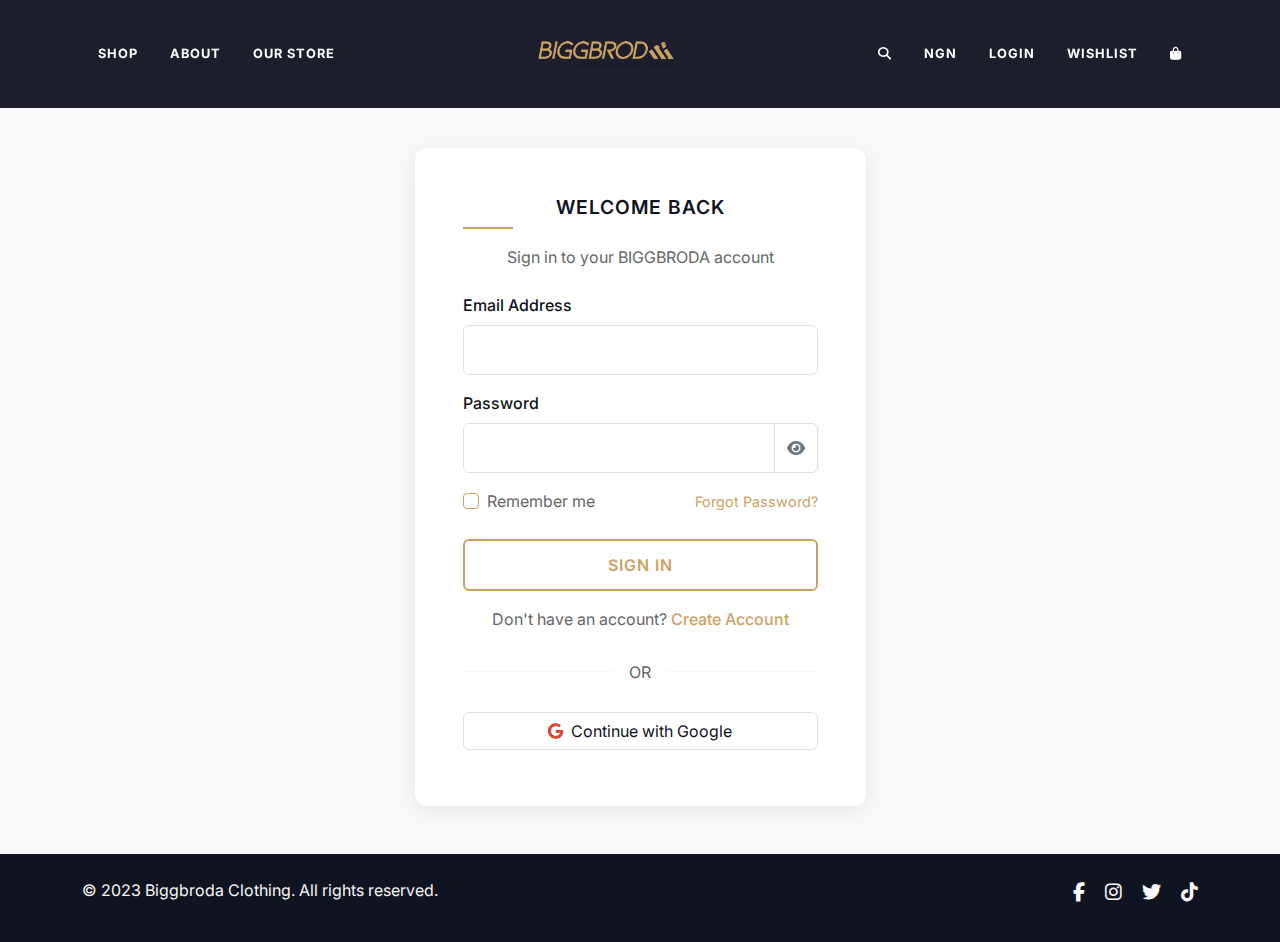
<file: screens/new screens/new screens/login.html>
<!DOCTYPE html>
<html lang="en">
<head>
    <meta charset="UTF-8">
    <meta name="viewport" content="width=device-width, initial-scale=1.0">
    <title>Login | Biggbroda Clothing</title>
    <!-- Bootstrap 5 CSS -->
    <link href="https://cdn.jsdelivr.net/npm/bootstrap@5.3.0/dist/css/bootstrap.min.css" rel="stylesheet">
    <!-- Font Awesome -->
    <link rel="stylesheet" href="https://cdnjs.cloudflare.com/ajax/libs/font-awesome/6.4.0/css/all.min.css">
    <!-- Custom CSS -->
    <link rel="stylesheet" href="styles.css">
</head>
<body>
   <!DOCTYPE html>
<html lang="en">
<head>
    <meta charset="UTF-8">
    <meta name="viewport" content="width=device-width, initial-scale=1.0">
    <title>Biggbroda Clothing</title>
    <!-- Bootstrap 5 CSS -->
    <link href="https://cdn.jsdelivr.net/npm/bootstrap@5.3.0/dist/css/bootstrap.min.css" rel="stylesheet">
    <!-- Font Awesome -->
    <link rel="stylesheet" href="https://cdnjs.cloudflare.com/ajax/libs/font-awesome/6.4.0/css/all.min.css">
    <!-- Custom CSS -->
    <link rel="stylesheet" href="styles.css">
</head>
<body>
    <!-- Search Overlay -->
    <div class="search-overlay" id="searchOverlay">
        <div class="search-container">
            <div class="search-header">
                <h2 class="search-title">Search Products</h2>
                <button class="search-close" id="searchClose">
                    <i class="fas fa-times"></i>
                </button>
            </div>
            <div class="search-input-container">
                <input type="text" class="search-input" id="searchInput" placeholder="What are you looking for?" autocomplete="off">
                <button class="search-submit">
                    <i class="fas fa-search"></i>
                </button>
            </div>
            <div class="search-suggestions">
                <div class="suggestion-category">
                    <h3>Popular Searches</h3>
                    <div class="suggestion-tags">
                        <span class="suggestion-tag">Hoodies</span>
                        <span class="suggestion-tag">Jerseys</span>
                        <span class="suggestion-tag">Shorts</span>
                        <span class="suggestion-tag">New Collection</span>
                        <span class="suggestion-tag">Sale Items</span>
                    </div>
                </div>
                <div class="suggestion-category">
                    <h3>Categories</h3>
                    <div class="suggestion-links">
                        <a href="#" class="suggestion-link">
                            <i class="fas fa-tshirt"></i>
                            <span>Clothing</span>
                        </a>
                        <a href="#" class="suggestion-link">
                            <i class="fas fa-running"></i>
                            <span>Sportswear</span>
                        </a>
                        <a href="#" class="suggestion-link">
                            <i class="fas fa-star"></i>
                            <span>New Arrivals</span>
                        </a>
                        <a href="#" class="suggestion-link">
                            <i class="fas fa-fire"></i>
                            <span>Trending</span>
                        </a>
                    </div>
                </div>
            </div>
        </div>
    </div>

    <!-- Navigation -->
    <nav class="navbar navbar-expand-lg fixed-top">
        <div class="container">
            <!-- Mobile Layout -->
            <div class="d-lg-none d-flex justify-content-between align-items-center w-100 mobile-navbar">
                <button class="navbar-toggler" type="button" data-bs-toggle="collapse" data-bs-target="#navbarNav">
                    <div class="hamburger-icon">
                        <span></span>
                        <span></span>
                        <span></span>
                    </div>
                </button>
                
                <a class="navbar-brand" href="#">
                    <img src="img/logo.png" alt="logo" class="logo" width="150" height="50">
                </a>
                
                <div class="mobile-icons">
                    <a class="nav-link search-trigger" href="#"><i class="fas fa-search"></i></a>
                    <a class="nav-link" href="#"><i class="fas fa-shopping-bag"></i></a>
                </div>
            </div>

            <!-- Desktop Layout -->
            <div class="d-none d-lg-flex justify-content-between align-items-center w-100 desktop-navbar">
                <div class="navbar-nav nav-left">
                    <a class="nav-link" href="#">SHOP</a>
                    <a class="nav-link" href="#">ABOUT</a>
                    <a class="nav-link" href="#">OUR STORE</a>
                </div>
                
                <a class="navbar-brand mx-auto" href="#">
                    <img src="img/logo.png" alt="logo" class="logo" width="150" height="50">
                </a>
                
                <div class="navbar-nav nav-right">
                    <a class="nav-link search-trigger" href="#"><i class="fas fa-search"></i></a>
                    <a class="nav-link" href="#">NGN</a>
                    <a class="nav-link" href="#">LOGIN</a>
                    <a class="nav-link" href="#">WISHLIST</a>
                    <a class="nav-link" href="#"><i class="fas fa-shopping-bag"></i></a>
                </div>
            </div>
            
            <!-- Mobile Menu Collapse -->
            <div class="collapse navbar-collapse" id="navbarNav">
                <ul class="navbar-nav mobile-nav">
                    <li class="nav-item"><a class="nav-link" href="#">SHOP</a></li>
                    <li class="nav-item"><a class="nav-link" href="#">ABOUT</a></li>
                    <li class="nav-item"><a class="nav-link" href="#">OUR STORE</a></li>
                    <li class="nav-item"><a class="nav-link" href="#">LOGIN</a></li>
                    <li class="nav-item"><a class="nav-link" href="#">WISHLIST</a></li>
                    <li class="nav-item"><a class="nav-link" href="#">NGN</a></li>
                </ul>
            </div>
        </div>
    </nav>

    <!-- Login Section -->
    <section class="auth-section py-5" style="margin-top: 100px; min-height: 80vh; display: flex; align-items: center;">
        <div class="container">
            <div class="row justify-content-center">
                <div class="col-lg-5 col-md-7">
                    <div class="auth-card p-5" style="background: white; border-radius: 12px; box-shadow: 0 4px 20px rgba(16, 19, 32, 0.08);">
                        <div class="text-center mb-4">
                            <h2 class="section-title mb-3">WELCOME BACK</h2>
                            <p style="color: #666;">Sign in to your BIGGBRODA account</p>
                        </div>

                        <form id="loginForm">
                            <div class="mb-3">
                                <label for="email" class="form-label" style="color: #101320; font-weight: 500;">Email Address</label>
                                <input type="email" class="form-control" id="email" required style="border-color: #e0e0e0; padding: 0.75rem;">
                            </div>

                            <div class="mb-3">
                                <label for="password" class="form-label" style="color: #101320; font-weight: 500;">Password</label>
                                <div class="input-group">
                                    <input type="password" class="form-control" id="password" required style="border-color: #e0e0e0; padding: 0.75rem;">
                                    <button class="btn btn-outline-secondary" type="button" onclick="togglePassword()" style="border-color: #e0e0e0;">
                                        <i class="fas fa-eye" id="passwordToggle"></i>
                                    </button>
                                </div>
                            </div>

                            <div class="d-flex justify-content-between align-items-center mb-4">
                                <div class="form-check">
                                    <input class="form-check-input" type="checkbox" id="rememberMe" style="border-color: #cca264;">
                                    <label class="form-check-label" for="rememberMe" style="color: #666;">
                                        Remember me
                                    </label>
                                </div>
                                <a href="#" class="text-decoration-none" style="color: #cca264; font-size: 0.9rem;">Forgot Password?</a>
                            </div>

                            <button type="submit" class="btn btn-outline-light w-100 mb-3">SIGN IN</button>

                            <div class="text-center">
                                <span style="color: #666;">Don't have an account? </span>
                                <a href="register.html" class="text-decoration-none" style="color: #cca264; font-weight: 500;">Create Account</a>
                            </div>
                        </form>

                        <div class="divider my-4">
                            <div class="d-flex align-items-center">
                                <hr class="flex-grow-1" style="border-color: #e0e0e0;">
                                <span class="px-3 text-muted">OR</span>
                                <hr class="flex-grow-1" style="border-color: #e0e0e0;">
                            </div>
                        </div>

                        <!-- Social Login -->
                        <div class="social-login">
                            <button class="btn btn-outline-secondary w-100 mb-2" style="border-color: #e0e0e0; color: #101320;">
                                <i class="fab fa-google me-2" style="color: #db4437;"></i>Continue with Google
                            </button>
                        </div>
                    </div>
                </div>
            </div>
        </div>
    </section>

    <!-- Footer -->
    <footer class="footer py-4">
        <div class="container">
            <div class="row">
                <div class="col-md-6">
                    <p>&copy; 2023 Biggbroda Clothing. All rights reserved.</p>
                </div>
                <div class="col-md-6 text-md-end">
                    <div class="social-icons">
                        <a href="#"><i class="fab fa-facebook-f"></i></a>
                        <a href="#"><i class="fab fa-instagram"></i></a>
                        <a href="#"><i class="fab fa-twitter"></i></a>
                        <a href="#"><i class="fab fa-tiktok"></i></a>
                    </div>
                </div>
            </div>
        </div>
    </footer>

    <!-- Bootstrap 5 JS Bundle with Popper -->
    <script src="https://cdn.jsdelivr.net/npm/bootstrap@5.3.0/dist/js/bootstrap.bundle.min.js"></script>
    <!-- Custom JS -->
    <script src="script.js"></script>
    <script>
        // Login functionality
        document.getElementById('loginForm').addEventListener('submit', function(e) {
            e.preventDefault();
            
            const email = document.getElementById('email').value;
            const password = document.getElementById('password').value;
            
            // Basic validation
            if (!email || !password) {
                alert('Please fill in all fields');
                return;
            }
            
            // Show loading state
            const submitButton = document.querySelector('button[type="submit"]');
            const originalText = submitButton.innerHTML;
            submitButton.innerHTML = '<i class="fas fa-spinner fa-spin me-2"></i>SIGNING IN...';
            submitButton.disabled = true;
            
            // Simulate login process
            setTimeout(() => {
                alert('Login successful! Welcome back to BIGGBRODA.');
                window.location.href = 'index.html';
            }, 1500);
        });

        function togglePassword() {
            const passwordInput = document.getElementById('password');
            const passwordToggle = document.getElementById('passwordToggle');
            
            if (passwordInput.type === 'password') {
                passwordInput.type = 'text';
                passwordToggle.classList.remove('fa-eye');
                passwordToggle.classList.add('fa-eye-slash');
            } else {
                passwordInput.type = 'password';
                passwordToggle.classList.remove('fa-eye-slash');
                passwordToggle.classList.add('fa-eye');
            }
        }

        // Add focus styling
        const style = document.createElement('style');
        style.textContent = `
            .form-control:focus {
                border-color: #cca264;
                box-shadow: 0 0 0 0.25rem rgba(204, 162, 100, 0.25);
            }
            
            .form-check-input:checked {
                background-color: #cca264;
                border-color: #cca264;
            }
            
            .form-check-input:focus {
                border-color: #cca264;
                box-shadow: 0 0 0 0.25rem rgba(204, 162, 100, 0.25);
            }
        `;
        document.head.appendChild(style);
    </script>
</body>
</html>
</file>
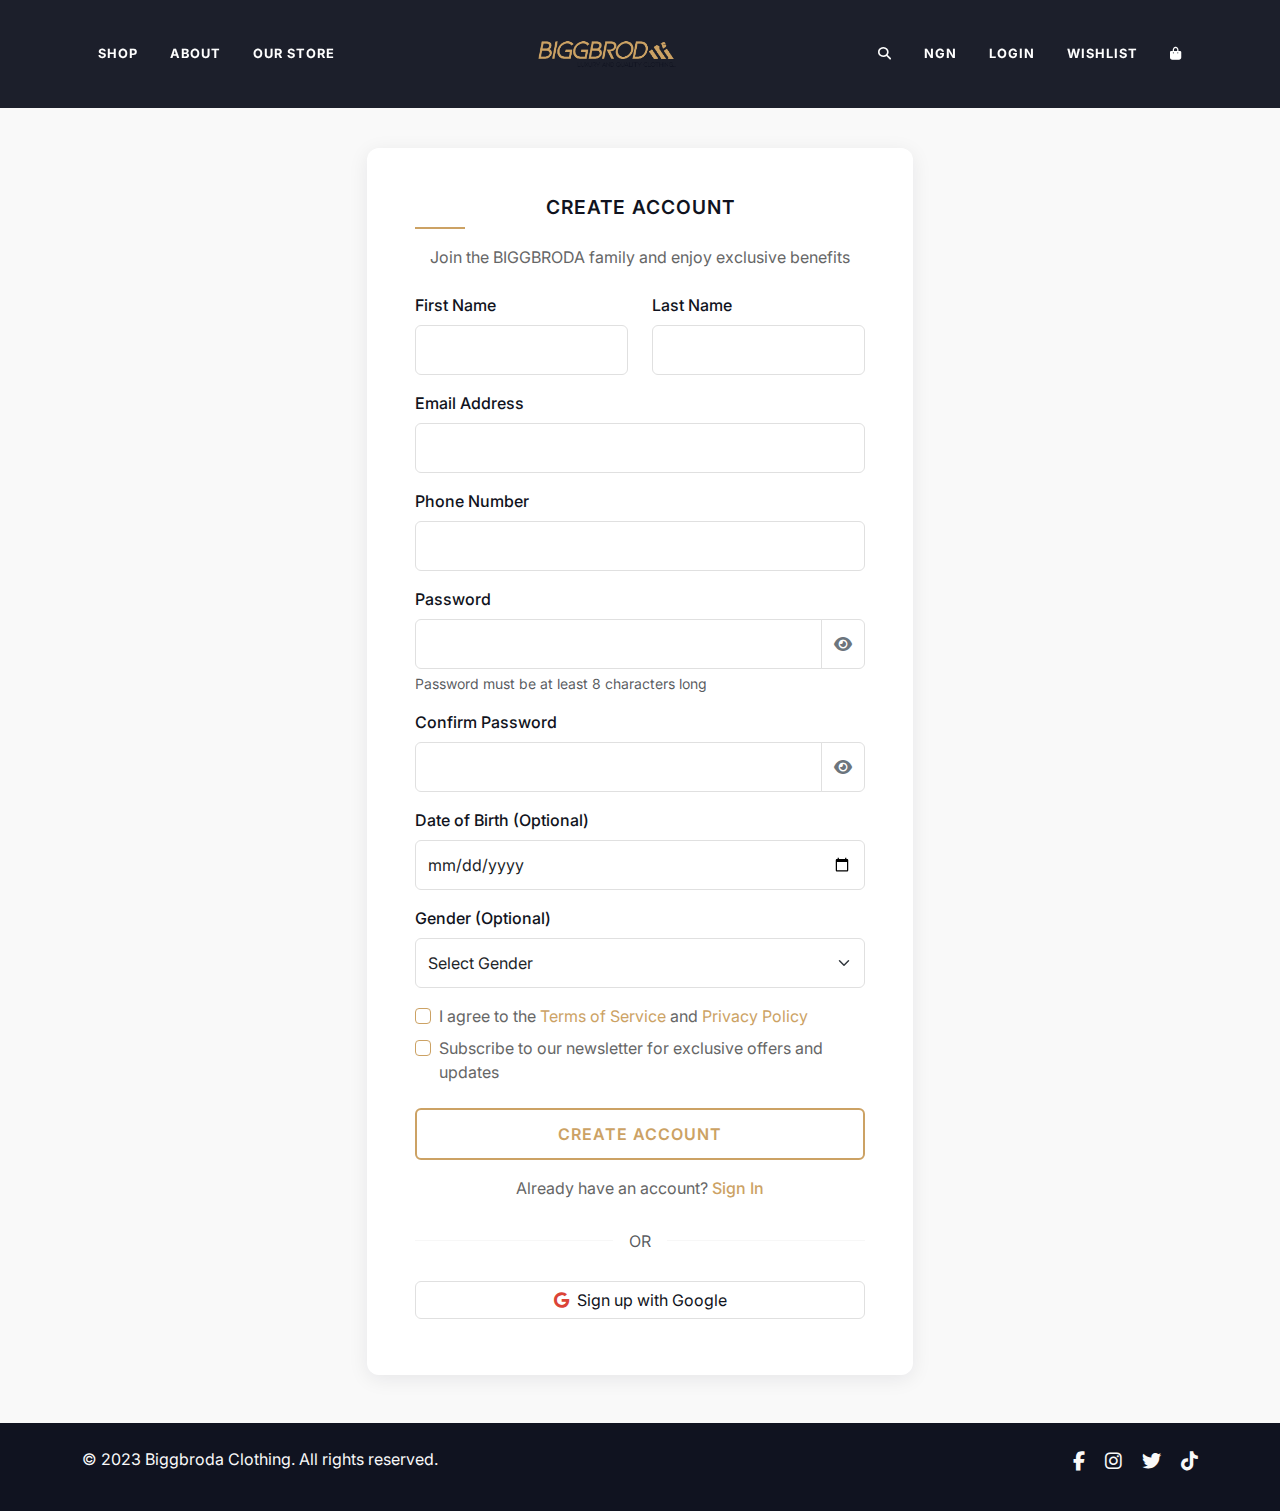
<file: screens/new screens/new screens/register.html>
<!DOCTYPE html>
<html lang="en">
<head>
    <meta charset="UTF-8">
    <meta name="viewport" content="width=device-width, initial-scale=1.0">
    <title>Biggbroda Clothing</title>
    <!-- Bootstrap 5 CSS -->
    <link href="https://cdn.jsdelivr.net/npm/bootstrap@5.3.0/dist/css/bootstrap.min.css" rel="stylesheet">
    <!-- Font Awesome -->
    <link rel="stylesheet" href="https://cdnjs.cloudflare.com/ajax/libs/font-awesome/6.4.0/css/all.min.css">
    <!-- Custom CSS -->
    <link rel="stylesheet" href="styles.css">
</head>
<body>
    <!-- Search Overlay -->
    <div class="search-overlay" id="searchOverlay">
        <div class="search-container">
            <div class="search-header">
                <h2 class="search-title">Search Products</h2>
                <button class="search-close" id="searchClose">
                    <i class="fas fa-times"></i>
                </button>
            </div>
            <div class="search-input-container">
                <input type="text" class="search-input" id="searchInput" placeholder="What are you looking for?" autocomplete="off">
                <button class="search-submit">
                    <i class="fas fa-search"></i>
                </button>
            </div>
            <div class="search-suggestions">
                <div class="suggestion-category">
                    <h3>Popular Searches</h3>
                    <div class="suggestion-tags">
                        <span class="suggestion-tag">Hoodies</span>
                        <span class="suggestion-tag">Jerseys</span>
                        <span class="suggestion-tag">Shorts</span>
                        <span class="suggestion-tag">New Collection</span>
                        <span class="suggestion-tag">Sale Items</span>
                    </div>
                </div>
                <div class="suggestion-category">
                    <h3>Categories</h3>
                    <div class="suggestion-links">
                        <a href="#" class="suggestion-link">
                            <i class="fas fa-tshirt"></i>
                            <span>Clothing</span>
                        </a>
                        <a href="#" class="suggestion-link">
                            <i class="fas fa-running"></i>
                            <span>Sportswear</span>
                        </a>
                        <a href="#" class="suggestion-link">
                            <i class="fas fa-star"></i>
                            <span>New Arrivals</span>
                        </a>
                        <a href="#" class="suggestion-link">
                            <i class="fas fa-fire"></i>
                            <span>Trending</span>
                        </a>
                    </div>
                </div>
            </div>
        </div>
    </div>

    <!-- Navigation -->
    <nav class="navbar navbar-expand-lg fixed-top">
        <div class="container">
            <!-- Mobile Layout -->
            <div class="d-lg-none d-flex justify-content-between align-items-center w-100 mobile-navbar">
                <button class="navbar-toggler" type="button" data-bs-toggle="collapse" data-bs-target="#navbarNav">
                    <div class="hamburger-icon">
                        <span></span>
                        <span></span>
                        <span></span>
                    </div>
                </button>
                
                <a class="navbar-brand" href="#">
                    <img src="img/logo.png" alt="logo" class="logo" width="150" height="50">
                </a>
                
                <div class="mobile-icons">
                    <a class="nav-link search-trigger" href="#"><i class="fas fa-search"></i></a>
                    <a class="nav-link" href="#"><i class="fas fa-shopping-bag"></i></a>
                </div>
            </div>

            <!-- Desktop Layout -->
            <div class="d-none d-lg-flex justify-content-between align-items-center w-100 desktop-navbar">
                <div class="navbar-nav nav-left">
                    <a class="nav-link" href="#">SHOP</a>
                    <a class="nav-link" href="#">ABOUT</a>
                    <a class="nav-link" href="#">OUR STORE</a>
                </div>
                
                <a class="navbar-brand mx-auto" href="#">
                    <img src="img/logo.png" alt="logo" class="logo" width="150" height="50">
                </a>
                
                <div class="navbar-nav nav-right">
                    <a class="nav-link search-trigger" href="#"><i class="fas fa-search"></i></a>
                    <a class="nav-link" href="#">NGN</a>
                    <a class="nav-link" href="#">LOGIN</a>
                    <a class="nav-link" href="#">WISHLIST</a>
                    <a class="nav-link" href="#"><i class="fas fa-shopping-bag"></i></a>
                </div>
            </div>
            
            <!-- Mobile Menu Collapse -->
            <div class="collapse navbar-collapse" id="navbarNav">
                <ul class="navbar-nav mobile-nav">
                    <li class="nav-item"><a class="nav-link" href="#">SHOP</a></li>
                    <li class="nav-item"><a class="nav-link" href="#">ABOUT</a></li>
                    <li class="nav-item"><a class="nav-link" href="#">OUR STORE</a></li>
                    <li class="nav-item"><a class="nav-link" href="#">LOGIN</a></li>
                    <li class="nav-item"><a class="nav-link" href="#">WISHLIST</a></li>
                    <li class="nav-item"><a class="nav-link" href="#">NGN</a></li>
                </ul>
            </div>
        </div>
    </nav>

    <!-- Register Section -->
    <section class="auth-section py-5" style="margin-top: 100px; min-height: 80vh; display: flex; align-items: center;">
        <div class="container">
            <div class="row justify-content-center">
                <div class="col-lg-6 col-md-8">
                    <div class="auth-card p-5" style="background: white; border-radius: 12px; box-shadow: 0 4px 20px rgba(16, 19, 32, 0.08);">
                        <div class="text-center mb-4">
                            <h2 class="section-title mb-3">CREATE ACCOUNT</h2>
                            <p style="color: #666;">Join the BIGGBRODA family and enjoy exclusive benefits</p>
                        </div>

                        <form id="registerForm">
                            <div class="row">
                                <div class="col-md-6 mb-3">
                                    <label for="firstName" class="form-label" style="color: #101320; font-weight: 500;">First Name</label>
                                    <input type="text" class="form-control" id="firstName" required style="border-color: #e0e0e0; padding: 0.75rem;">
                                </div>
                                <div class="col-md-6 mb-3">
                                    <label for="lastName" class="form-label" style="color: #101320; font-weight: 500;">Last Name</label>
                                    <input type="text" class="form-control" id="lastName" required style="border-color: #e0e0e0; padding: 0.75rem;">
                                </div>
                            </div>

                            <div class="mb-3">
                                <label for="email" class="form-label" style="color: #101320; font-weight: 500;">Email Address</label>
                                <input type="email" class="form-control" id="email" required style="border-color: #e0e0e0; padding: 0.75rem;">
                            </div>

                            <div class="mb-3">
                                <label for="phone" class="form-label" style="color: #101320; font-weight: 500;">Phone Number</label>
                                <input type="tel" class="form-control" id="phone" required style="border-color: #e0e0e0; padding: 0.75rem;">
                            </div>

                            <div class="mb-3">
                                <label for="password" class="form-label" style="color: #101320; font-weight: 500;">Password</label>
                                <div class="input-group">
                                    <input type="password" class="form-control" id="password" required style="border-color: #e0e0e0; padding: 0.75rem;">
                                    <button class="btn btn-outline-secondary" type="button" onclick="togglePassword('password')" style="border-color: #e0e0e0;">
                                        <i class="fas fa-eye" id="passwordToggle"></i>
                                    </button>
                                </div>
                                <div class="form-text">Password must be at least 8 characters long</div>
                            </div>

                            <div class="mb-3">
                                <label for="confirmPassword" class="form-label" style="color: #101320; font-weight: 500;">Confirm Password</label>
                                <div class="input-group">
                                    <input type="password" class="form-control" id="confirmPassword" required style="border-color: #e0e0e0; padding: 0.75rem;">
                                    <button class="btn btn-outline-secondary" type="button" onclick="togglePassword('confirmPassword')" style="border-color: #e0e0e0;">
                                        <i class="fas fa-eye" id="confirmPasswordToggle"></i>
                                    </button>
                                </div>
                            </div>

                            <div class="mb-3">
                                <label for="dateOfBirth" class="form-label" style="color: #101320; font-weight: 500;">Date of Birth (Optional)</label>
                                <input type="date" class="form-control" id="dateOfBirth" style="border-color: #e0e0e0; padding: 0.75rem;">
                            </div>

                            <div class="mb-3">
                                <label for="gender" class="form-label" style="color: #101320; font-weight: 500;">Gender (Optional)</label>
                                <select class="form-select" id="gender" style="border-color: #e0e0e0; padding: 0.75rem;">
                                    <option value="">Select Gender</option>
                                    <option value="male">Male</option>
                                    <option value="female">Female</option>
                                    <option value="other">Other</option>
                                    <option value="prefer-not-to-say">Prefer not to say</option>
                                </select>
                            </div>

                            <div class="mb-4">
                                <div class="form-check mb-2">
                                    <input class="form-check-input" type="checkbox" id="agreeTerms" required style="border-color: #cca264;">
                                    <label class="form-check-label" for="agreeTerms" style="color: #666;">
                                        I agree to the <a href="#" style="color: #cca264;">Terms of Service</a> and <a href="#" style="color: #cca264;">Privacy Policy</a>
                                    </label>
                                </div>
                                <div class="form-check">
                                    <input class="form-check-input" type="checkbox" id="newsletter" style="border-color: #cca264;">
                                    <label class="form-check-label" for="newsletter" style="color: #666;">
                                        Subscribe to our newsletter for exclusive offers and updates
                                    </label>
                                </div>
                            </div>

                            <button type="submit" class="btn btn-outline-light w-100 mb-3">CREATE ACCOUNT</button>

                            <div class="text-center">
                                <span style="color: #666;">Already have an account? </span>
                                <a href="login.html" class="text-decoration-none" style="color: #cca264; font-weight: 500;">Sign In</a>
                            </div>
                        </form>

                        <div class="divider my-4">
                            <div class="d-flex align-items-center">
                                <hr class="flex-grow-1" style="border-color: #e0e0e0;">
                                <span class="px-3 text-muted">OR</span>
                                <hr class="flex-grow-1" style="border-color: #e0e0e0;">
                            </div>
                        </div>

                        <!-- Social Login -->
                        <div class="social-login">
                            <button class="btn btn-outline-secondary w-100 mb-2" style="border-color: #e0e0e0; color: #101320;">
                                <i class="fab fa-google me-2" style="color: #db4437;"></i>Sign up with Google
                            </button>
                        </div>
                    </div>
                </div>
            </div>
        </div>
    </section>

    <!-- Footer -->
    <footer class="footer py-4">
        <div class="container">
            <div class="row">
                <div class="col-md-6">
                    <p>&copy; 2023 Biggbroda Clothing. All rights reserved.</p>
                </div>
                <div class="col-md-6 text-md-end">
                    <div class="social-icons">
                        <a href="#"><i class="fab fa-facebook-f"></i></a>
                        <a href="#"><i class="fab fa-instagram"></i></a>
                        <a href="#"><i class="fab fa-twitter"></i></a>
                        <a href="#"><i class="fab fa-tiktok"></i></a>
                    </div>
                </div>
            </div>
        </div>
    </footer>

    <!-- Bootstrap 5 JS Bundle with Popper -->
    <script src="https://cdn.jsdelivr.net/npm/bootstrap@5.3.0/dist/js/bootstrap.bundle.min.js"></script>
    <!-- Custom JS -->
    <script src="script.js"></script>
    <script>
        // Register functionality
        document.getElementById('registerForm').addEventListener('submit', function(e) {
            e.preventDefault();
            
            const firstName = document.getElementById('firstName').value;
            const lastName = document.getElementById('lastName').value;
            const email = document.getElementById('email').value;
            const phone = document.getElementById('phone').value;
            const password = document.getElementById('password').value;
            const confirmPassword = document.getElementById('confirmPassword').value;
            const agreeTerms = document.getElementById('agreeTerms').checked;
            
            // Validation
            if (!firstName || !lastName || !email || !phone || !password || !confirmPassword) {
                alert('Please fill in all required fields');
                return;
            }
            
            if (password.length < 8) {
                alert('Password must be at least 8 characters long');
                return;
            }
            
            if (password !== confirmPassword) {
                alert('Passwords do not match');
                return;
            }
            
            if (!agreeTerms) {
                alert('Please agree to the Terms of Service and Privacy Policy');
                return;
            }
            
            // Show loading state
            const submitButton = document.querySelector('button[type="submit"]');
            const originalText = submitButton.innerHTML;
            submitButton.innerHTML = '<i class="fas fa-spinner fa-spin me-2"></i>CREATING ACCOUNT...';
            submitButton.disabled = true;
            
            // Simulate registration process
            setTimeout(() => {
                alert('Account created successfully! Welcome to BIGGBRODA.');
                window.location.href = 'login.html';
            }, 2000);
        });

        function togglePassword(fieldId) {
            const passwordInput = document.getElementById(fieldId);
            const passwordToggle = document.getElementById(fieldId + 'Toggle');
            
            if (passwordInput.type === 'password') {
                passwordInput.type = 'text';
                passwordToggle.classList.remove('fa-eye');
                passwordToggle.classList.add('fa-eye-slash');
            } else {
                passwordInput.type = 'password';
                passwordToggle.classList.remove('fa-eye-slash');
                passwordToggle.classList.add('fa-eye');
            }
        }

        // Password strength indicator
        document.getElementById('password').addEventListener('input', function() {
            const password = this.value;
            const strengthIndicator = document.querySelector('.form-text');
            
            if (password.length === 0) {
                strengthIndicator.textContent = 'Password must be at least 8 characters long';
                strengthIndicator.className = 'form-text';
            } else if (password.length < 8) {
                strengthIndicator.textContent = 'Password too short';
                strengthIndicator.className = 'form-text text-danger';
            } else if (password.length >= 8 && password.length < 12) {
                strengthIndicator.textContent = 'Password strength: Good';
                strengthIndicator.className = 'form-text text-warning';
            } else {
                strengthIndicator.textContent = 'Password strength: Strong';
                strengthIndicator.className = 'form-text text-success';
            }
        });

        // Add focus styling
        const style = document.createElement('style');
        style.textContent = `
            .form-control:focus, .form-select:focus {
                border-color: #cca264;
                box-shadow: 0 0 0 0.25rem rgba(204, 162, 100, 0.25);
            }
            
            .form-check-input:checked {
                background-color: #cca264;
                border-color: #cca264;
            }
            
            .form-check-input:focus {
                border-color: #cca264;
                box-shadow: 0 0 0 0.25rem rgba(204, 162, 100, 0.25);
            }
        `;
        document.head.appendChild(style);
    </script>
</body>
</html>
</file>
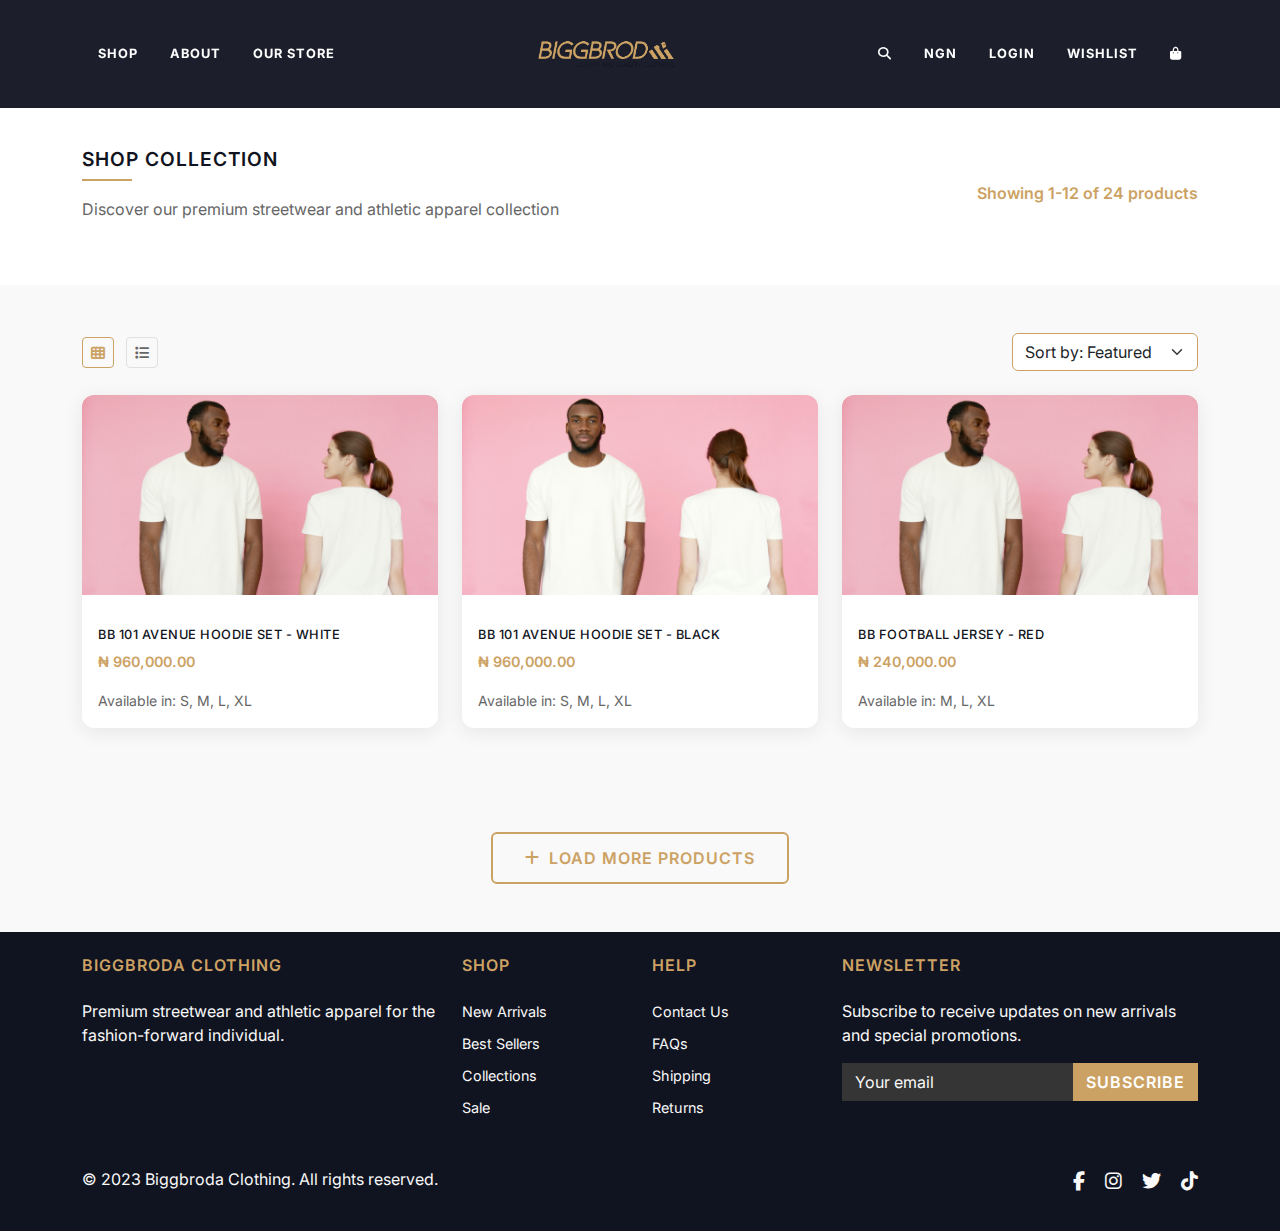
<file: screens/new screens/new screens/shop.html>
<!DOCTYPE html>
<html lang="en">
<head>
    <meta charset="UTF-8">
    <meta name="viewport" content="width=device-width, initial-scale=1.0">
    <title>Biggbroda Clothing</title>
    <!-- Bootstrap 5 CSS -->
    <link href="https://cdn.jsdelivr.net/npm/bootstrap@5.3.0/dist/css/bootstrap.min.css" rel="stylesheet">
    <!-- Font Awesome -->
    <link rel="stylesheet" href="https://cdnjs.cloudflare.com/ajax/libs/font-awesome/6.4.0/css/all.min.css">
    <!-- Custom CSS -->
    <link rel="stylesheet" href="styles.css">
</head>
<body>
    <!-- Search Overlay -->
    <div class="search-overlay" id="searchOverlay">
        <div class="search-container">
            <div class="search-header">
                <h2 class="search-title">Search Products</h2>
                <button class="search-close" id="searchClose">
                    <i class="fas fa-times"></i>
                </button>
            </div>
            <div class="search-input-container">
                <input type="text" class="search-input" id="searchInput" placeholder="What are you looking for?" autocomplete="off">
                <button class="search-submit">
                    <i class="fas fa-search"></i>
                </button>
            </div>
            <div class="search-suggestions">
                <div class="suggestion-category">
                    <h3>Popular Searches</h3>
                    <div class="suggestion-tags">
                        <span class="suggestion-tag">Hoodies</span>
                        <span class="suggestion-tag">Jerseys</span>
                        <span class="suggestion-tag">Shorts</span>
                        <span class="suggestion-tag">New Collection</span>
                        <span class="suggestion-tag">Sale Items</span>
                    </div>
                </div>
                <div class="suggestion-category">
                    <h3>Categories</h3>
                    <div class="suggestion-links">
                        <a href="#" class="suggestion-link">
                            <i class="fas fa-tshirt"></i>
                            <span>Clothing</span>
                        </a>
                        <a href="#" class="suggestion-link">
                            <i class="fas fa-running"></i>
                            <span>Sportswear</span>
                        </a>
                        <a href="#" class="suggestion-link">
                            <i class="fas fa-star"></i>
                            <span>New Arrivals</span>
                        </a>
                        <a href="#" class="suggestion-link">
                            <i class="fas fa-fire"></i>
                            <span>Trending</span>
                        </a>
                    </div>
                </div>
            </div>
        </div>
    </div>

    <!-- Navigation -->
    <nav class="navbar navbar-expand-lg fixed-top">
        <div class="container">
            <!-- Mobile Layout -->
            <div class="d-lg-none d-flex justify-content-between align-items-center w-100 mobile-navbar">
                <button class="navbar-toggler" type="button" data-bs-toggle="collapse" data-bs-target="#navbarNav">
                    <div class="hamburger-icon">
                        <span></span>
                        <span></span>
                        <span></span>
                    </div>
                </button>
                
                <a class="navbar-brand" href="#">
                    <img src="img/logo.png" alt="logo" class="logo" width="150" height="50">
                </a>
                
                <div class="mobile-icons">
                    <a class="nav-link search-trigger" href="#"><i class="fas fa-search"></i></a>
                    <a class="nav-link" href="#"><i class="fas fa-shopping-bag"></i></a>
                </div>
            </div>

            <!-- Desktop Layout -->
            <div class="d-none d-lg-flex justify-content-between align-items-center w-100 desktop-navbar">
                <div class="navbar-nav nav-left">
                    <a class="nav-link" href="#">SHOP</a>
                    <a class="nav-link" href="#">ABOUT</a>
                    <a class="nav-link" href="#">OUR STORE</a>
                </div>
                
                <a class="navbar-brand mx-auto" href="#">
                    <img src="img/logo.png" alt="logo" class="logo" width="150" height="50">
                </a>
                
                <div class="navbar-nav nav-right">
                    <a class="nav-link search-trigger" href="#"><i class="fas fa-search"></i></a>
                    <a class="nav-link" href="#">NGN</a>
                    <a class="nav-link" href="#">LOGIN</a>
                    <a class="nav-link" href="#">WISHLIST</a>
                    <a class="nav-link" href="#"><i class="fas fa-shopping-bag"></i></a>
                </div>
            </div>
            
            <!-- Mobile Menu Collapse -->
            <div class="collapse navbar-collapse" id="navbarNav">
                <ul class="navbar-nav mobile-nav">
                    <li class="nav-item"><a class="nav-link" href="#">SHOP</a></li>
                    <li class="nav-item"><a class="nav-link" href="#">ABOUT</a></li>
                    <li class="nav-item"><a class="nav-link" href="#">OUR STORE</a></li>
                    <li class="nav-item"><a class="nav-link" href="#">LOGIN</a></li>
                    <li class="nav-item"><a class="nav-link" href="#">WISHLIST</a></li>
                    <li class="nav-item"><a class="nav-link" href="#">NGN</a></li>
                </ul>
            </div>
        </div>
    </nav>

    <!-- Shop Header -->
    <section class="shop-header py-5" style="margin-top: 100px; background: white;">
        <div class="container">
            <div class="row align-items-center">
                <div class="col-md-6">
                    <h1 class="section-title mb-3">SHOP COLLECTION</h1>
                    <p style="color: #666;">Discover our premium streetwear and athletic apparel collection</p>
                </div>
                <div class="col-md-6 text-md-end">
                    <div class="shop-stats">
                        <span class="product-count" style="color: #cca264; font-weight: 600;">Showing 1-12 of 24 products</span>
                    </div>
                </div>
            </div>
        </div>
    </section>

    <!-- Shop Content -->
    <section class="shop-content py-5">
        <div class="container">
            <div class="row d-flex justify-content-center">
                <!-- Products Grid -->
                <div class="col-lg-12">
                    <!-- Sort Options -->
                    <div class="sort-options mb-4 d-flex justify-content-between align-items-center">
                        <div class="view-options">
                            <button class="btn btn-sm view-btn active" data-view="grid" style="border: 1px solid #cca264; color: #cca264; background: transparent; margin-right: 0.5rem;">
                                <i class="fas fa-th"></i>
                            </button>
                            <button class="btn btn-sm view-btn" data-view="list" style="border: 1px solid #e0e0e0; color: #666; background: transparent;">
                                <i class="fas fa-list"></i>
                            </button>
                        </div>
                        <div class="sort-dropdown">
                            <select class="form-select" id="sortSelect" style="border-color: #cca264; width: auto;">
                                <option value="featured">Sort by: Featured</option>
                                <option value="price-low">Price: Low to High</option>
                                <option value="price-high">Price: High to Low</option>
                                <option value="newest">Newest First</option>
                                <option value="name">Name: A to Z</option>
                            </select>
                        </div>
                    </div>

                    <!-- Products Container -->
                    <div class="products-container" id="productsContainer">
                        <div class="row" id="productsGrid">
                            <!-- Product 1 -->
                            <div class="col-lg-4 col-md-6 mb-4 product-item" data-category="hoodies" data-price="960000">
                                <div class="product-card">
                                    <div class="product-image position-relative">
                                        <img src="img/product-3.jpg" alt="BB 101 Avenue Hoodie Set - White" class="img-fluid">
                                        <div class="product-overlay">
                                            <button class="btn btn-sm btn-outline-light quick-view-btn" data-product="1">
                                                <i class="fas fa-eye me-1"></i>Quick View
                                            </button>
                                            <button class="btn btn-sm btn-outline-light wishlist-btn">
                                                <i class="fas fa-heart"></i>
                                            </button>
                                        </div>
                                    </div>
                                    <div class="product-info">
                                        <h3 class="product-title">BB 101 AVENUE HOODIE SET - WHITE</h3>
                                        <p class="product-price">₦ 960,000.00</p>
                                        <div class="product-sizes">
                                            <small style="color: #666;">Available in: S, M, L, XL</small>
                                        </div>
                                    </div>
                                </div>
                            </div>

                            <!-- Product 2 -->
                            <div class="col-lg-4 col-md-6 mb-4 product-item" data-category="hoodies" data-price="960000">
                                <div class="product-card">
                                    <div class="product-image position-relative">
                                        <img src="img/product-4.jpg" alt="BB 101 Avenue Hoodie Set - Black" class="img-fluid">
                                        <div class="product-overlay">
                                            <button class="btn btn-sm btn-outline-light quick-view-btn" data-product="2">
                                                <i class="fas fa-eye me-1"></i>Quick View
                                            </button>
                                            <button class="btn btn-sm btn-outline-light wishlist-btn">
                                                <i class="fas fa-heart"></i>
                                            </button>
                                        </div>
                                    </div>
                                    <div class="product-info">
                                        <h3 class="product-title">BB 101 AVENUE HOODIE SET - BLACK</h3>
                                        <p class="product-price">₦ 960,000.00</p>
                                        <div class="product-sizes">
                                            <small style="color: #666;">Available in: S, M, L, XL</small>
                                        </div>
                                    </div>
                                </div>
                            </div>

                            <!-- Product 3 -->
                            <div class="col-lg-4 col-md-6 mb-4 product-item" data-category="jerseys" data-price="240000">
                                <div class="product-card">
                                    <div class="product-image position-relative">
                                        <img src="img/product-3.jpg" alt="BB Football Jersey - Red" class="img-fluid">
                                        <div class="product-overlay">
                                            <button class="btn btn-sm btn-outline-light quick-view-btn" data-product="3">
                                                <i class="fas fa-eye me-1"></i>Quick View
                                            </button>
                                            <button class="btn btn-sm btn-outline-light wishlist-btn">
                                                <i class="fas fa-heart"></i>
                                            </button>
                                        </div>
                                    </div>
                                    <div class="product-info">
                                        <h3 class="product-title">BB FOOTBALL JERSEY - RED</h3>
                                        <p class="product-price">₦ 240,000.00</p>
                                        <div class="product-sizes">
                                            <small style="color: #666;">Available in: M, L, XL</small>
                                        </div>
                                    </div>
                                </div>
                            </div>
                        </div>
                    </div>

                    <!-- Load More Button -->
                    <div class="text-center mt-5">
                        <button class="btn btn-outline-light" id="loadMoreBtn">
                            <i class="fas fa-plus me-2"></i>LOAD MORE PRODUCTS
                        </button>
                    </div>
                </div>
            </div>
        </div>
    </section>

    <!-- Footer -->
    <footer class="footer py-4">
        <div class="container">
            <div class="row">
                <div class="col-md-4 mb-3">
                    <h3 class="footer-title">BIGGBRODA CLOTHING</h3>
                    <p>Premium streetwear and athletic apparel for the fashion-forward individual.</p>
                </div>
                <div class="col-md-2 mb-3">
                    <h3 class="footer-title">SHOP</h3>
                    <ul class="footer-links">
                        <li><a href="#">New Arrivals</a></li>
                        <li><a href="#">Best Sellers</a></li>
                        <li><a href="#">Collections</a></li>
                        <li><a href="#">Sale</a></li>
                    </ul>
                </div>
                <div class="col-md-2 mb-3">
                    <h3 class="footer-title">HELP</h3>
                    <ul class="footer-links">
                        <li><a href="contact.html">Contact Us</a></li>
                        <li><a href="faq.html">FAQs</a></li>
                        <li><a href="#">Shipping</a></li>
                        <li><a href="#">Returns</a></li>
                    </ul>
                </div>
                <div class="col-md-4 mb-3">
                    <h3 class="footer-title">NEWSLETTER</h3>
                    <p>Subscribe to receive updates on new arrivals and special promotions.</p>
                    <form class="newsletter-form">
                        <div class="input-group">
                            <input type="email" class="form-control" placeholder="Your email">
                            <button class="btn btn-dark" type="submit">SUBSCRIBE</button>
                        </div>
                    </form>
                </div>
            </div>
            <div class="row mt-4">
                <div class="col-md-6">
                    <p>&copy; 2023 Biggbroda Clothing. All rights reserved.</p>
                </div>
                <div class="col-md-6 text-md-end">
                    <div class="social-icons">
                        <a href="#"><i class="fab fa-facebook-f"></i></a>
                        <a href="#"><i class="fab fa-instagram"></i></a>
                        <a href="#"><i class="fab fa-twitter"></i></a>
                        <a href="#"><i class="fab fa-tiktok"></i></a>
                    </div>
                </div>
            </div>
        </div>
    </footer>

    <!-- Bootstrap 5 JS Bundle with Popper -->
    <script src="https://cdn.jsdelivr.net/npm/bootstrap@5.3.0/dist/js/bootstrap.bundle.min.js"></script>
    <!-- Custom JS -->
    <script src="script.js"></script>
    <script>
        // Shop functionality
        document.addEventListener('DOMContentLoaded', function() {
            const productItems = document.querySelectorAll('.product-item');
            const categoryFilters = document.querySelectorAll('.category-filter');
            const priceFilters = document.querySelectorAll('.price-filter');
            const sizeFilters = document.querySelectorAll('.size-filter');
            const clearFiltersBtn = document.getElementById('clearFilters');
            const sortSelect = document.getElementById('sortSelect');
            const viewBtns = document.querySelectorAll('.view-btn');
            const productsGrid = document.getElementById('productsGrid');

            // Category filtering
            categoryFilters.forEach(filter => {
                filter.addEventListener('change', function() {
                    if (this.checked) {
                        filterProducts();
                    }
                });
            });

            // Price filtering
            priceFilters.forEach(filter => {
                filter.addEventListener('change', filterProducts);
            });

            // Size filtering
            sizeFilters.forEach(filter => {
                filter.addEventListener('change', filterProducts);
            });

            // Clear filters
            clearFiltersBtn.addEventListener('click', function() {
                // Reset all filters
                document.querySelectorAll('.form-check-input').forEach(input => {
                    input.checked = false;
                });
                document.getElementById('all').checked = true;
                
                // Show all products
                productItems.forEach(item => {
                    item.style.display = 'block';
                });
                
                updateProductCount();
            });

            // Sort functionality
            sortSelect.addEventListener('change', function() {
                sortProducts(this.value);
            });

            // View toggle
            viewBtns.forEach(btn => {
                btn.addEventListener('click', function() {
                    const view = this.dataset.view;
                    
                    // Update active button
                    viewBtns.forEach(b => {
                        b.classList.remove('active');
                        b.style.borderColor = '#e0e0e0';
                        b.style.color = '#666';
                    });
                    
                    this.classList.add('active');
                    this.style.borderColor = '#cca264';
                    this.style.color = '#cca264';
                    
                    // Toggle view
                    if (view === 'list') {
                        productsGrid.classList.add('list-view');
                        productItems.forEach(item => {
                            item.classList.remove('col-lg-4', 'col-md-6');
                            item.classList.add('col-12');
                        });
                    } else {
                        productsGrid.classList.remove('list-view');
                        productItems.forEach(item => {
                            item.classList.remove('col-12');
                            item.classList.add('col-lg-4', 'col-md-6');
                        });
                    }
                });
            });

            // Wishlist functionality
            document.querySelectorAll('.wishlist-btn').forEach(btn => {
                btn.addEventListener('click', function() {
                    this.classList.toggle('active');
                    if (this.classList.contains('active')) {
                        this.style.background = '#cca264';
                        this.style.borderColor = '#cca264';
                        this.style.color = 'white';
                    } else {
                        this.style.background = 'transparent';
                        this.style.borderColor = 'white';
                        this.style.color = 'white';
                    }
                });
            });

            // Quick view functionality
            document.querySelectorAll('.quick-view-btn').forEach(btn => {
                btn.addEventListener('click', function() {
                    const productId = this.dataset.product;
                    // Here you would open a modal or redirect to product detail
                    window.location.href = 'product-detail.html';
                });
            });

            function filterProducts() {
                const selectedCategory = document.querySelector('.category-filter:checked').value;
                const selectedPrices = Array.from(document.querySelectorAll('.price-filter:checked')).map(cb => cb.value);
                const selectedSizes = Array.from(document.querySelectorAll('.size-filter:checked')).map(cb => cb.value);

                productItems.forEach(item => {
                    let showItem = true;

                    // Category filter
                    if (selectedCategory !== 'all' && item.dataset.category !== selectedCategory) {
                        showItem = false;
                    }

                    // Price filter
                    if (selectedPrices.length > 0) {
                        const itemPrice = parseInt(item.dataset.price);
                        let priceMatch = false;
                        
                        selectedPrices.forEach(priceRange => {
                            if (priceRange === '0-300000' && itemPrice < 300000) priceMatch = true;
                            if (priceRange === '300000-600000' && itemPrice >= 300000 && itemPrice <= 600000) priceMatch = true;
                            if (priceRange === '600000-1000000' && itemPrice >= 600000 && itemPrice <= 1000000) priceMatch = true;
                            if (priceRange === '1000000+' && itemPrice > 1000000) priceMatch = true;
                        });
                        
                        if (!priceMatch) showItem = false;
                    }

                    // Size filter (simplified - in real implementation, you'd check product availability)
                    if (selectedSizes.length > 0) {
                        // For demo purposes, assume all products have all sizes
                        // In real implementation, check against product data
                    }

                    item.style.display = showItem ? 'block' : 'none';
                });

                updateProductCount();
            }

            function sortProducts(sortBy) {
                const productsArray = Array.from(productItems);
                
                productsArray.sort((a, b) => {
                    switch (sortBy) {
                        case 'price-low':
                            return parseInt(a.dataset.price) - parseInt(b.dataset.price);
                        case 'price-high':
                            return parseInt(b.dataset.price) - parseInt(a.dataset.price);
                        case 'name':
                            return a.querySelector('.product-title').textContent.localeCompare(b.querySelector('.product-title').textContent);
                        case 'newest':
                            // For demo purposes, reverse order
                            return productsArray.indexOf(b) - productsArray.indexOf(a);
                        default:
                            return 0;
                    }
                });

                // Reorder DOM elements
                productsArray.forEach(item => {
                    productsGrid.appendChild(item);
                });
            }

            function updateProductCount() {
                const visibleProducts = document.querySelectorAll('.product-item[style*="block"], .product-item:not([style*="none"])').length;
                document.querySelector('.product-count').textContent = `Showing 1-${visibleProducts} of ${productItems.length} products`;
            }

            // Load more functionality
            document.getElementById('loadMoreBtn').addEventListener('click', function() {
                // In a real implementation, this would load more products via AJAX
                alert('Load more functionality would be implemented with your backend API');
            });

            // Product overlay effects
            document.querySelectorAll('.product-card').forEach(card => {
                const overlay = card.querySelector('.product-overlay');
                
                card.addEventListener('mouseenter', function() {
                    overlay.style.opacity = '1';
                });
                
                card.addEventListener('mouseleave', function() {
                    overlay.style.opacity = '0';
                });
            });

            // Initialize
            updateProductCount();
        });

        // Add custom styles for product overlays
        const style = document.createElement('style');
        style.textContent = `
            .product-overlay {
                position: absolute;
                top: 0;
                left: 0;
                right: 0;
                bottom: 0;
                background: rgba(16, 19, 32, 0.8);
                display: flex;
                align-items: center;
                justify-content: center;
                gap: 0.5rem;
                opacity: 0;
                transition: opacity 0.3s ease;
            }
            
            .form-check-input:checked {
                background-color: #cca264;
                border-color: #cca264;
            }
            
            .form-check-input:focus {
                border-color: #cca264;
                box-shadow: 0 0 0 0.25rem rgba(204, 162, 100, 0.25);
            }
            
            .btn-check:checked + .btn {
                background-color: #cca264;
                border-color: #cca264;
                color: white;
            }
            
            .list-view .product-card {
                display: flex;
                align-items: center;
            }
            
            .list-view .product-image {
                width: 200px;
                flex-shrink: 0;
                margin-right: 1rem;
                margin-bottom: 0;
            }
            
            .list-view .product-info {
                flex-grow: 1;
            }
        `;
        document.head.appendChild(style);
    </script>
</body>
</html>
</file>
<file: screens/new screens/new screens/styles.css>
/* Google Fonts */
@import url("https://fonts.googleapis.com/css2?family=Inter:wght@300;400;500;600;700&family=Playfair+Display:wght@400;500;600;700&display=swap");

/* General Styles */
body {
  font-family: "Inter", sans-serif;
  color: #101320;
  overflow-x: hidden;
  background-color: #f9f9f9;
}

h1,
h2,
h3,
h4,
h5,
h6 {
  font-weight: 600;
  font-family: "Inter", sans-serif;
}

a {
  text-decoration: none;
  color: inherit;
}

/* Search Overlay */
.search-overlay {
  position: fixed;
  top: 0;
  left: 0;
  width: 100%;
  height: 100%;
  background: rgba(16, 19, 32, 0.95);
  backdrop-filter: blur(10px);
  z-index: 9999;
  opacity: 0;
  visibility: hidden;
  transition: all 0.4s cubic-bezier(0.4, 0, 0.2, 1);
}

.search-overlay.active {
  opacity: 1;
  visibility: visible;
}

.search-container {
  position: absolute;
  top: 50%;
  left: 50%;
  transform: translate(-50%, -50%);
  width: 90%;
  max-width: 600px;
  padding: 2rem;
  background: white;
  border-radius: 20px;
  box-shadow: 0 20px 60px rgba(16, 19, 32, 0.3);
  transform: translate(-50%, -50%) scale(0.8);
  transition: transform 0.4s cubic-bezier(0.4, 0, 0.2, 1);
}

.search-overlay.active .search-container {
  transform: translate(-50%, -50%) scale(1);
}

.search-header {
  display: flex;
  justify-content: space-between;
  align-items: center;
  margin-bottom: 2rem;
}

.search-title {
  font-size: 1.5rem;
  font-weight: 700;
  margin: 0;
  color: #101320;
  font-family: "Inter", sans-serif;
}

.search-close {
  background: none;
  border: none;
  font-size: 1.5rem;
  color: #666;
  cursor: pointer;
  padding: 0.5rem;
  border-radius: 50%;
  transition: all 0.3s ease;
  display: flex;
  align-items: center;
  justify-content: center;
  width: 40px;
  height: 40px;
}

.search-close:hover {
  background: #f5f5f5;
  color: #101320;
  transform: rotate(90deg);
}

.search-input-container {
  position: relative;
  margin-bottom: 2rem;
}

.search-input {
  width: 100%;
  padding: 1rem 4rem 1rem 1.5rem;
  border: 2px solid #e0e0e0;
  border-radius: 50px;
  font-size: 1rem;
  outline: none;
  transition: all 0.3s ease;
  background: #f8f9fa;
  font-family: "Inter", sans-serif;
}

.search-input:focus {
  border-color: #cca264;
  background: white;
  box-shadow: 0 0 0 3px rgba(204, 162, 100, 0.1);
}

.search-submit {
  position: absolute;
  right: 8px;
  top: 50%;
  transform: translateY(-50%);
  background: #cca264;
  color: white;
  border: none;
  border-radius: 50%;
  width: 40px;
  height: 40px;
  display: flex;
  align-items: center;
  justify-content: center;
  cursor: pointer;
  transition: all 0.3s ease;
}

.search-submit:hover {
  background: #b8956b;
  transform: translateY(-50%) scale(1.1);
}

.search-suggestions {
  display: grid;
  gap: 2rem;
}

.suggestion-category h3 {
  font-size: 1rem;
  font-weight: 600;
  margin-bottom: 1rem;
  color: #101320;
  text-transform: uppercase;
  letter-spacing: 1px;
  font-family: "Inter", sans-serif;
}

.suggestion-tags {
  display: flex;
  flex-wrap: wrap;
  gap: 0.5rem;
}

.suggestion-tag {
  background: #f0f0f0;
  color: #101320;
  padding: 0.5rem 1rem;
  border-radius: 25px;
  font-size: 0.9rem;
  cursor: pointer;
  transition: all 0.3s ease;
  border: 2px solid transparent;
  font-family: "Inter", sans-serif;
}

.suggestion-tag:hover {
  background: #cca264;
  color: white;
  transform: translateY(-2px);
}

.suggestion-links {
  display: grid;
  grid-template-columns: repeat(auto-fit, minmax(150px, 1fr));
  gap: 1rem;
}

.suggestion-link {
  display: flex;
  align-items: center;
  gap: 0.75rem;
  padding: 1rem;
  background: #f8f9fa;
  border-radius: 12px;
  transition: all 0.3s ease;
  text-decoration: none;
  color: #101320;
  border: 2px solid transparent;
  font-family: "Inter", sans-serif;
}

.suggestion-link:hover {
  background: #101320;
  color: white;
  transform: translateY(-3px);
  box-shadow: 0 10px 25px rgba(16, 19, 32, 0.15);
}

.suggestion-link i {
  font-size: 1.2rem;
  width: 20px;
  text-align: center;
  color: #cca264;
}

.suggestion-link:hover i {
  color: #cca264;
}

/* Mobile Search Adjustments */
@media (max-width: 767.98px) {
  .search-container {
    width: 95%;
    padding: 1.5rem;
    border-radius: 15px;
  }

  .search-title {
    font-size: 1.2rem;
  }

  .search-input {
    padding: 0.875rem 3.5rem 0.875rem 1.25rem;
    font-size: 0.9rem;
  }

  .search-submit {
    width: 35px;
    height: 35px;
    right: 6px;
  }

  .suggestion-links {
    grid-template-columns: 1fr;
  }

  .suggestion-link {
    padding: 0.75rem;
  }
}

/* Search Animation Keyframes */
@keyframes searchPulse {
  0% {
    box-shadow: 0 0 0 0 rgba(204, 162, 100, 0.3);
  }
  70% {
    box-shadow: 0 0 0 10px rgba(204, 162, 100, 0);
  }
  100% {
    box-shadow: 0 0 0 0 rgba(204, 162, 100, 0);
  }
}

.search-input:focus + .search-submit {
  animation: searchPulse 2s infinite;
}

/* Navigation */
.navbar {
  background-color: rgba(16, 19, 32, 0.95);
  /* background-color: transparent; */
  padding: 1.5rem 0;
  transition: transform 0.3s cubic-bezier(0.4, 0, 0.2, 1), background-color 0.3s ease, padding 0.3s ease;
  z-index: 1030;
}

.navbar.scrolled {
  background-color: rgba(16, 19, 32, 0.95);
  padding: 1rem 0;
  backdrop-filter: blur(10px);
}

/* Navbar hide/show on scroll - applies to both desktop and mobile */
.navbar-hidden {
  transform: translateY(-100%);
}

.navbar.scrolling {
  transition: transform 0.1s ease-out, background-color 0.3s ease, padding 0.3s ease;
}

/* Mobile navbar background */
@media (max-width: 991.98px) {
  .navbar {
    background-color: white;
    padding: 1rem 0;
    transition: transform 0.3s cubic-bezier(0.4, 0, 0.2, 1), all 0.3s ease;
    box-shadow: 0 2px 4px rgba(16, 19, 32, 0.1);
  }

  .navbar.scrolled {
    background-color: white;
  }

  .navbar.menu-open {
    box-shadow: 0 4px 8px rgba(16, 19, 32, 0.15);
    transform: translateY(0) !important;
  }

  .navbar.scrolling {
    transition: transform 0.1s ease-out, all 0.3s ease;
  }
}

.logo {
  color: white;
  font-weight: 700;
  letter-spacing: 2px;
  margin: 0;
  font-size: 1.8rem;
  font-family: "Inter", sans-serif;
  text-transform: uppercase;
}

/* Mobile logo color */
@media (max-width: 991.98px) {
  .logo {
    color: #101320;
  }
}

.nav-link {
  color: #fff !important;
  font-size: 0.8rem;
  font-weight: bolder !important;
  letter-spacing: 1px;
  margin: 0 0.5rem;
  transition: all 0.3s ease;
  font-family: "Inter", sans-serif;
  text-transform: uppercase;
}

.nav-link:hover {
  color: #cca264 !important;
}

/* Mobile nav link colors */
@media (max-width: 991.98px) {
  .mobile-navbar .nav-link {
    color: #101320 !important;
  }

  .mobile-navbar .nav-link:hover {
    color: #cca264 !important;
  }
}

.nav-left,
.nav-right {
  display: flex;
  align-items: center;
}

/* Mobile navbar layout */
.mobile-navbar {
  position: relative;
}

.mobile-icons {
  display: flex;
  align-items: center;
  gap: 0.5rem;
}

.mobile-icons .nav-link {
  margin: 0;
  padding: 0.5rem;
}

/* Search trigger hover effect */
.search-trigger {
  position: relative;
  overflow: hidden;
}

.search-trigger::before {
  content: "";
  position: absolute;
  top: 50%;
  left: 50%;
  width: 0;
  height: 0;
  background: rgba(204, 162, 100, 0.2);
  border-radius: 50%;
  transform: translate(-50%, -50%);
  transition: all 0.3s ease;
}

.search-trigger:hover::before {
  width: 40px;
  height: 40px;
}

@media (max-width: 991.98px) {
  .search-trigger::before {
    background: rgba(204, 162, 100, 0.1);
  }
}

/* Hamburger Icon Animation */
.hamburger-icon {
  width: 30px;
  height: 20px;
  position: relative;
  cursor: pointer;
  transition: transform 0.3s ease;
}

.navbar-toggler[aria-expanded="true"] .hamburger-icon {
  transform: rotate(180deg);
}

.hamburger-icon span {
  display: block;
  position: absolute;
  height: 2px;
  width: 100%;
  background: white;
  border-radius: 9px;
  opacity: 1;
  left: 0;
  transform: rotate(0deg);
  transition: all 0.25s cubic-bezier(0.4, 0, 0.2, 1);
}

/* Mobile hamburger color */
@media (max-width: 991.98px) {
  .hamburger-icon span {
    background: #101320;
  }
}

.hamburger-icon span:nth-child(1) {
  top: 0px;
  transform-origin: left center;
}

.hamburger-icon span:nth-child(2) {
  top: 9px;
  transform-origin: left center;
}

.hamburger-icon span:nth-child(3) {
  top: 18px;
  transform-origin: left center;
}

.navbar-toggler[aria-expanded="true"] .hamburger-icon span:nth-child(1) {
  transform: rotate(45deg);
  top: -1px;
  left: 6px;
}

.navbar-toggler[aria-expanded="true"] .hamburger-icon span:nth-child(2) {
  width: 0%;
  opacity: 0;
}

.navbar-toggler[aria-expanded="true"] .hamburger-icon span:nth-child(3) {
  transform: rotate(-45deg);
  top: 19px;
  left: 6px;
}

.navbar-toggler {
  border: none;
  padding: 0;
}

.navbar-toggler:focus {
  box-shadow: none;
}

/* Mobile Navigation */
.navbar-collapse {
  position: absolute;
  top: 100%;
  left: 0;
  right: 0;
  background-color: white;
  box-shadow: 0 4px 6px rgba(16, 19, 32, 0.1);
  border-radius: 0 0 8px 8px;
  overflow: hidden;
  transform: translateY(-100%);
  opacity: 0;
  visibility: hidden;
  transition: all 0.3s cubic-bezier(0.4, 0, 0.2, 1);
  z-index: 1000;
}

.navbar-collapse.show {
  transform: translateY(0);
  opacity: 1;
  visibility: visible;
}

.navbar-collapse.collapsing {
  transform: translateY(-50%);
  opacity: 0.5;
  visibility: visible;
}

.mobile-nav {
  display: block;
  text-align: left;
  margin: 0;
  background-color: transparent;
  padding: 0;
}

.mobile-nav .nav-item {
  transform: translateX(-100%);
  opacity: 0;
  transition: all 0.4s cubic-bezier(0.4, 0, 0.2, 1);
}

.navbar-collapse.show .mobile-nav .nav-item {
  transform: translateX(0);
  opacity: 1;
}

/* Staggered animation delay for menu items */
.navbar-collapse.show .mobile-nav .nav-item:nth-child(1) {
  transition-delay: 0.1s;
}

.navbar-collapse.show .mobile-nav .nav-item:nth-child(2) {
  transition-delay: 0.15s;
}

.navbar-collapse.show .mobile-nav .nav-item:nth-child(3) {
  transition-delay: 0.2s;
}

.navbar-collapse.show .mobile-nav .nav-item:nth-child(4) {
  transition-delay: 0.25s;
}

.navbar-collapse.show .mobile-nav .nav-item:nth-child(5) {
  transition-delay: 0.3s;
}

.navbar-collapse.show .mobile-nav .nav-item:nth-child(6) {
  transition-delay: 0.35s;
}

.mobile-nav .nav-link {
  padding: 1rem 1.5rem;
  color: #101320 !important;
  border-bottom: 1px solid #eee;
  position: relative;
  overflow: hidden;
  transition: all 0.3s ease;
  font-family: "Inter", sans-serif;
}

.mobile-nav .nav-link::before {
  content: "";
  position: absolute;
  top: 0;
  left: -100%;
  width: 100%;
  height: 100%;
  background: linear-gradient(90deg, transparent, rgba(204, 162, 100, 0.05), transparent);
  transition: left 0.5s ease;
}

.mobile-nav .nav-link:hover::before {
  left: 100%;
}

.mobile-nav .nav-link:hover {
  color: #cca264 !important;
  background-color: #f8f9fa;
  padding-left: 2rem;
}

.mobile-nav .nav-item:last-child .nav-link {
  border-bottom: none;
}

/* Mobile navbar overlay */
.mobile-navbar::after {
  content: "";
  position: fixed;
  top: 0;
  left: 0;
  width: 100vw;
  height: 100vh;
  background-color: rgba(16, 19, 32, 0.5);
  opacity: 0;
  visibility: hidden;
  transition: all 0.3s ease;
  z-index: -1;
}

.navbar-collapse.show ~ .mobile-navbar::after {
  opacity: 1;
  visibility: visible;
}

@media (min-width: 992px) {
  .navbar-collapse {
    position: static;
    transform: none;
    opacity: 1;
    visibility: visible;
    background-color: transparent;
    box-shadow: none;
    border-radius: 0;
  }

  .mobile-nav {
    display: none;
  }
}

/* Prevent body scroll when menu is open */
body.menu-open {
  overflow: hidden;
}

/* Hero Carousel */
.hero-carousel {
  position: relative;
  margin-bottom: 2rem;
}

.carousel-item {
  height: 100vh;
  background-size: cover;
  background-position: center;
  position: relative;
}

.carousel-item::before {
  content: "";
  position: absolute;
  top: 0;
  left: 0;
  width: 100%;
  height: 100%;
  background: linear-gradient(135deg, rgba(16, 19, 32, 0.6), rgba(16, 19, 32, 0.3));
}

.carousel-caption {
  position: absolute;
  top: 50%;
  left: 50%;
  transform: translate(-50%, -50%);
  text-align: center;
  width: 80%;
  max-width: 1000px;
  bottom: auto;
  right: auto;
  padding-left: 0;
  padding-right: 0;
}

.carousel-caption .btn {
  margin: 0 auto;
  display: inline-block;
}

@media (max-width: 767.98px) {
  .carousel-item {
    height: 100vh;
  }
}

/* Section Titles */
.section-title {
  font-size: 1.2rem;
  font-weight: 600;
  letter-spacing: 1px;
  color: #101320;
  font-family: "Inter", sans-serif;
  text-transform: uppercase;
}

.explore-all {
  font-size: 0.8rem;
  font-weight: 500;
  letter-spacing: 1px;
  color: #cca264;
  text-transform: uppercase;
  font-family: "Inter", sans-serif;
  transition: all 0.3s ease;
}

.explore-all:hover {
  color: #b8956b;
  text-decoration: underline;
}

/* Product Cards */
.product-card {
  margin-bottom: 2rem;
  background: white;
  border-radius: 12px;
  overflow: hidden;
  box-shadow: 0 4px 20px rgba(16, 19, 32, 0.08);
  transition: all 0.3s ease;
}

.product-card:hover {
  transform: translateY(-5px);
  box-shadow: 0 8px 30px rgba(16, 19, 32, 0.15);
}

.product-image {
  margin-bottom: 1rem;
  overflow: hidden;
  position: relative;
}

.product-image img {
  transition: transform 0.3s ease;
  width: 100%;
  height: auto;
}

.product-card:hover .product-image img {
  transform: scale(1.05);
}

.product-info {
  padding: 1rem;
}

.product-title {
  font-size: 0.8rem;
  font-weight: 500;
  margin-bottom: 0.5rem;
  color: #101320;
  font-family: "Inter", sans-serif;
  text-transform: uppercase;
  letter-spacing: 0.5px;
}

.product-price {
  font-size: 0.9rem;
  font-weight: 600;
  color: #cca264;
  font-family: "Inter", sans-serif;
}

/* Split Section */
.split-section {
  height: 80vh;
}

.split-left,
.split-right {
  height: 100%;
  display: flex;
  align-items: center;
  justify-content: center;
  position: relative;
  background-size: cover;
  background-position: center;
}

.split-left {
  background-image: url("/placeholder.svg?height=800&width=800");
}

.split-right {
  background-image: url("/placeholder.svg?height=800&width=800");
}

.split-left::before,
.split-right::before {
  content: "";
  position: absolute;
  top: 0;
  left: 0;
  width: 100%;
  height: 100%;
  background: linear-gradient(135deg, rgba(16, 19, 32, 0.7), rgba(16, 19, 32, 0.4));
}

.split-content {
  text-align: center;
  color: white;
  position: relative;
  z-index: 1;
  padding: 0 1rem;
}

.split-content h2 {
  font-size: 1.5rem;
  font-weight: 700;
  margin-bottom: 1.5rem;
  letter-spacing: 2px;
  font-family: "Inter", sans-serif;
  text-transform: uppercase;
}

@media (max-width: 767.98px) {
  .split-section {
    height: auto;
  }

  .split-left,
  .split-right {
    height: 50vh;
  }
}

/* Collection Banner */
.collection-banner {
  background-image: url("img/hero-image.jpg");
  background-size: cover;
  background-position: center;
  height: 60vh;
  display: flex;
  align-items: center;
  justify-content: center;
  position: relative;
  margin: 3rem 0;
}

.collection-banner::before {
  content: "";
  position: absolute;
  top: 0;
  left: 0;
  width: 100%;
  height: 100%;
  background: linear-gradient(135deg, rgba(16, 19, 32, 0.7), rgba(16, 19, 32, 0.4));
}

.banner-content {
  text-align: center;
  color: white;
  position: relative;
  z-index: 1;
  padding: 0 1rem;
  max-width: 800px;
  margin: 0 auto;
}

.banner-content h2 {
  font-size: 1.5rem;
  font-weight: 700;
  margin-bottom: 1.5rem;
  letter-spacing: 2px;
  font-family: "Playfair Display", serif;
  line-height: 1.4;
}

/* Footer */
.footer {
  background-color: #101320;
  padding: 3rem 0;
  color: white;
}

.footer-title {
  font-size: 1rem;
  font-weight: 600;
  margin-bottom: 1.5rem;
  letter-spacing: 1px;
  color: #cca264;
  font-family: "Inter", sans-serif;
  text-transform: uppercase;
}

.footer p {
  color: #f9f9f9;
  font-family: "Inter", sans-serif;
}

.footer-links {
  list-style: none;
  padding: 0;
  margin: 0;
}

.footer-links li {
  margin-bottom: 0.5rem;
}

.footer-links a {
  font-size: 0.9rem;
  color: #f9f9f9;
  transition: color 0.3s ease;
  font-family: "Inter", sans-serif;
}

.footer-links a:hover {
  color: #cca264;
}

.newsletter-form .form-control {
  border-radius: 0;
  border: 1px solid #343534;
  background: #343534;
  color: white;
  font-family: "Inter", sans-serif;
}

.newsletter-form .form-control::placeholder {
  color: #f9f9f9;
}

.newsletter-form .form-control:focus {
  border-color: #cca264;
  box-shadow: 0 0 0 0.2rem rgba(204, 162, 100, 0.25);
  background: #343534;
  color: white;
}

.newsletter-form .btn {
  border-radius: 0;
  background: #cca264;
  border-color: #cca264;
  font-family: "Inter", sans-serif;
  font-weight: 600;
  text-transform: uppercase;
  letter-spacing: 1px;
}

.newsletter-form .btn:hover {
  background: #b8956b;
  border-color: #b8956b;
}

.social-icons a {
  display: inline-block;
  margin-left: 1rem;
  font-size: 1.2rem;
  color: #f9f9f9;
  transition: color 0.3s ease;
}

.social-icons a:hover {
  color: #cca264;
}

/* Buttons */
.btn-outline-light {
  border-width: 2px;
  font-weight: 600;
  letter-spacing: 1px;
  padding: 0.75rem 2rem;
  border-color: #cca264;
  color: #cca264;
  background: transparent;
  font-family: "Inter", sans-serif;
  text-transform: uppercase;
  transition: all 0.3s ease;
}

.btn-outline-light:hover {
  background: #cca264;
  border-color: #cca264;
  color: white;
  transform: translateY(-2px);
  box-shadow: 0 8px 25px rgba(204, 162, 100, 0.3);
}

/* New In Section */
.new-in {
  background: white;
  padding: 4rem 0;
}

/* Featured Products Section */
.featured-products {
  background: #f9f9f9;
  padding: 4rem 0;
}

/* Responsive Adjustments */
@media (max-width: 767.98px) {
  .hero-text,
  .banner-content h2,
  .split-content h2 {
    font-size: 1.2rem;
  }

  .hero-section,
  .collection-banner {
    height: 60vh;
  }

  .product-card {
    margin-bottom: 1.5rem;
  }

  .btn-outline-light {
    padding: 0.6rem 1.5rem;
    font-size: 0.9rem;
  }
}

/* Luxury touches */
.section-title::after {
  content: "";
  display: block;
  width: 50px;
  height: 2px;
  background: #cca264;
  margin: 0.5rem 0;
}

/* Smooth scrolling */
html {
  scroll-behavior: smooth;
}

/* Selection color */
::selection {
  background: #cca264;
  color: white;
}

::-moz-selection {
  background: #cca264;
  color: white;
}

/* Categories Section */
.categories-section {
  background: white;
  padding: 4rem 0;
}

.categories-container {
  position: relative;
}

.categories-scroll {
  display: flex;
  gap: 1.5rem;
  overflow-x: auto;
  scroll-behavior: smooth;
  padding-bottom: 1rem;
  scrollbar-width: none; /* Firefox */
  -ms-overflow-style: none; /* Internet Explorer 10+ */
}

.categories-scroll::-webkit-scrollbar {
  display: none; /* WebKit */
}

.category-card {
  flex: 0 0 auto;
  width: 250px;
  cursor: pointer;
  transition: all 0.3s ease;
}

.category-card:hover {
  transform: translateY(-5px);
}

.category-image {
  position: relative;
  border-radius: 12px;
  overflow: hidden;
  height: 300px;
  background: #f8f9fa;
}

.category-image img {
  width: 100%;
  height: 100%;
  object-fit: cover;
  transition: transform 0.3s ease;
}

.category-card:hover .category-image img {
  transform: scale(1.05);
}

.category-overlay {
  position: absolute;
  bottom: 0;
  left: 0;
  right: 0;
  background: linear-gradient(transparent, rgba(16, 19, 32, 0.9));
  padding: 2rem 1.5rem 1.5rem;
  color: white;
  text-align: center;
}

.category-name {
  font-size: 1rem;
  font-weight: 600;
  margin-bottom: 0.5rem;
  letter-spacing: 1px;
  font-family: "Inter", sans-serif;
  text-transform: uppercase;
  line-height: 1.2;
}

.category-count {
  font-size: 0.8rem;
  color: #cca264;
  font-weight: 500;
  font-family: "Inter", sans-serif;
  text-transform: uppercase;
  letter-spacing: 0.5px;
}

/* Mobile adjustments */
@media (max-width: 767.98px) {
  .categories-scroll {
    gap: 1rem;
    padding-left: 1rem;
    padding-right: 1rem;
    margin-left: -1rem;
    margin-right: -1rem;
  }

  .category-card {
    width: 200px;
  }

  .category-image {
    height: 250px;
  }

  .category-name {
    font-size: 0.9rem;
  }

  .category-count {
    font-size: 0.75rem;
  }

  .category-overlay {
    padding: 1.5rem 1rem 1rem;
  }
}

/* Desktop grid layout */
@media (min-width: 768px) {
  .categories-scroll {
    display: grid;
    grid-template-columns: repeat(auto-fit, minmax(250px, 1fr));
    gap: 1.5rem;
    overflow-x: visible;
    padding-bottom: 0;
  }

  .category-card {
    width: 100%;
  }
}

/* Large desktop - limit to 3 columns */
@media (min-width: 1200px) {
  .categories-scroll {
    grid-template-columns: repeat(3, 1fr);
  }
}

/* Hover effects for desktop */
@media (min-width: 768px) {
  .category-card:hover .category-overlay {
    background: linear-gradient(transparent, rgba(204, 162, 100, 0.9));
  }

  .category-card:hover .category-name {
    color: white;
  }

  .category-card:hover .category-count {
    color: white;
  }
}

/* Smooth scroll indicators for mobile */
@media (max-width: 767.98px) {
  .categories-container::after {
    content: "";
    position: absolute;
    bottom: 0;
    right: 1rem;
    width: 50px;
    height: 2px;
    background: linear-gradient(90deg, transparent, #cca264);
    border-radius: 1px;
  }
}
</file>
